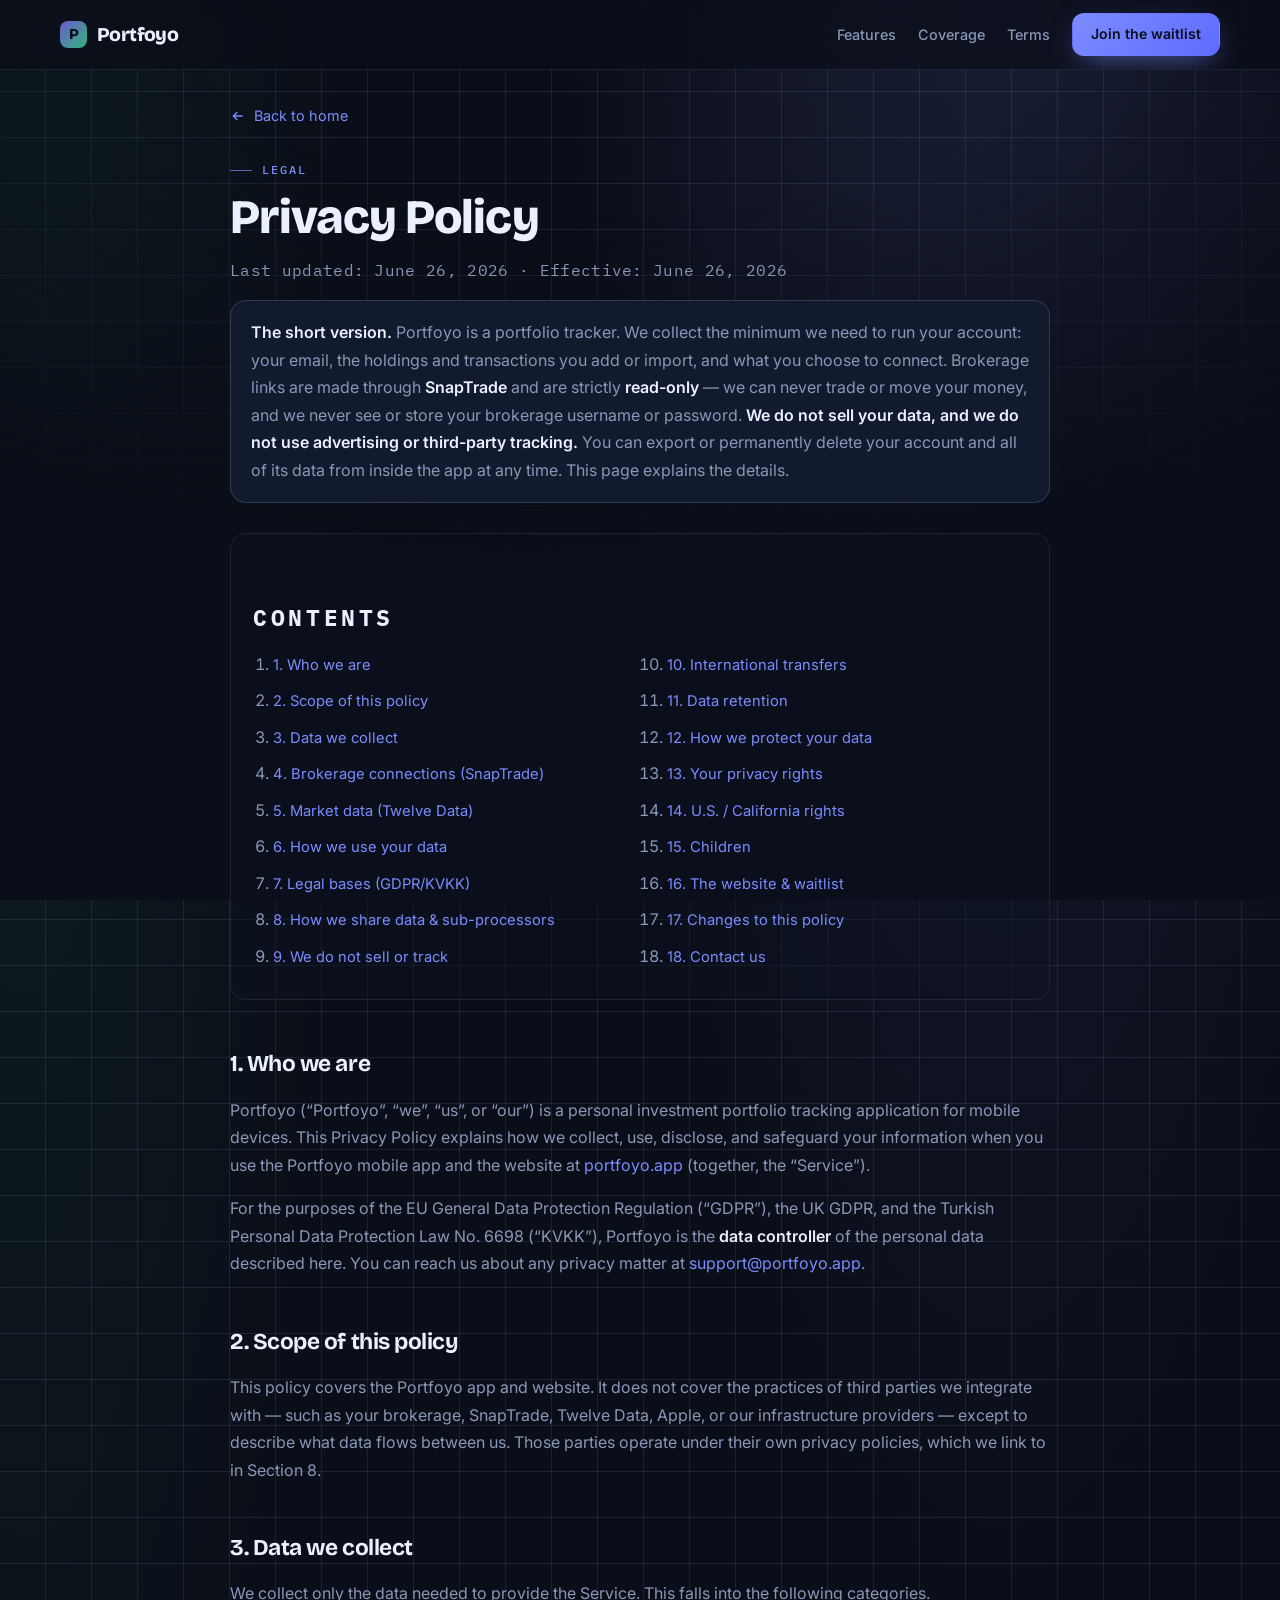
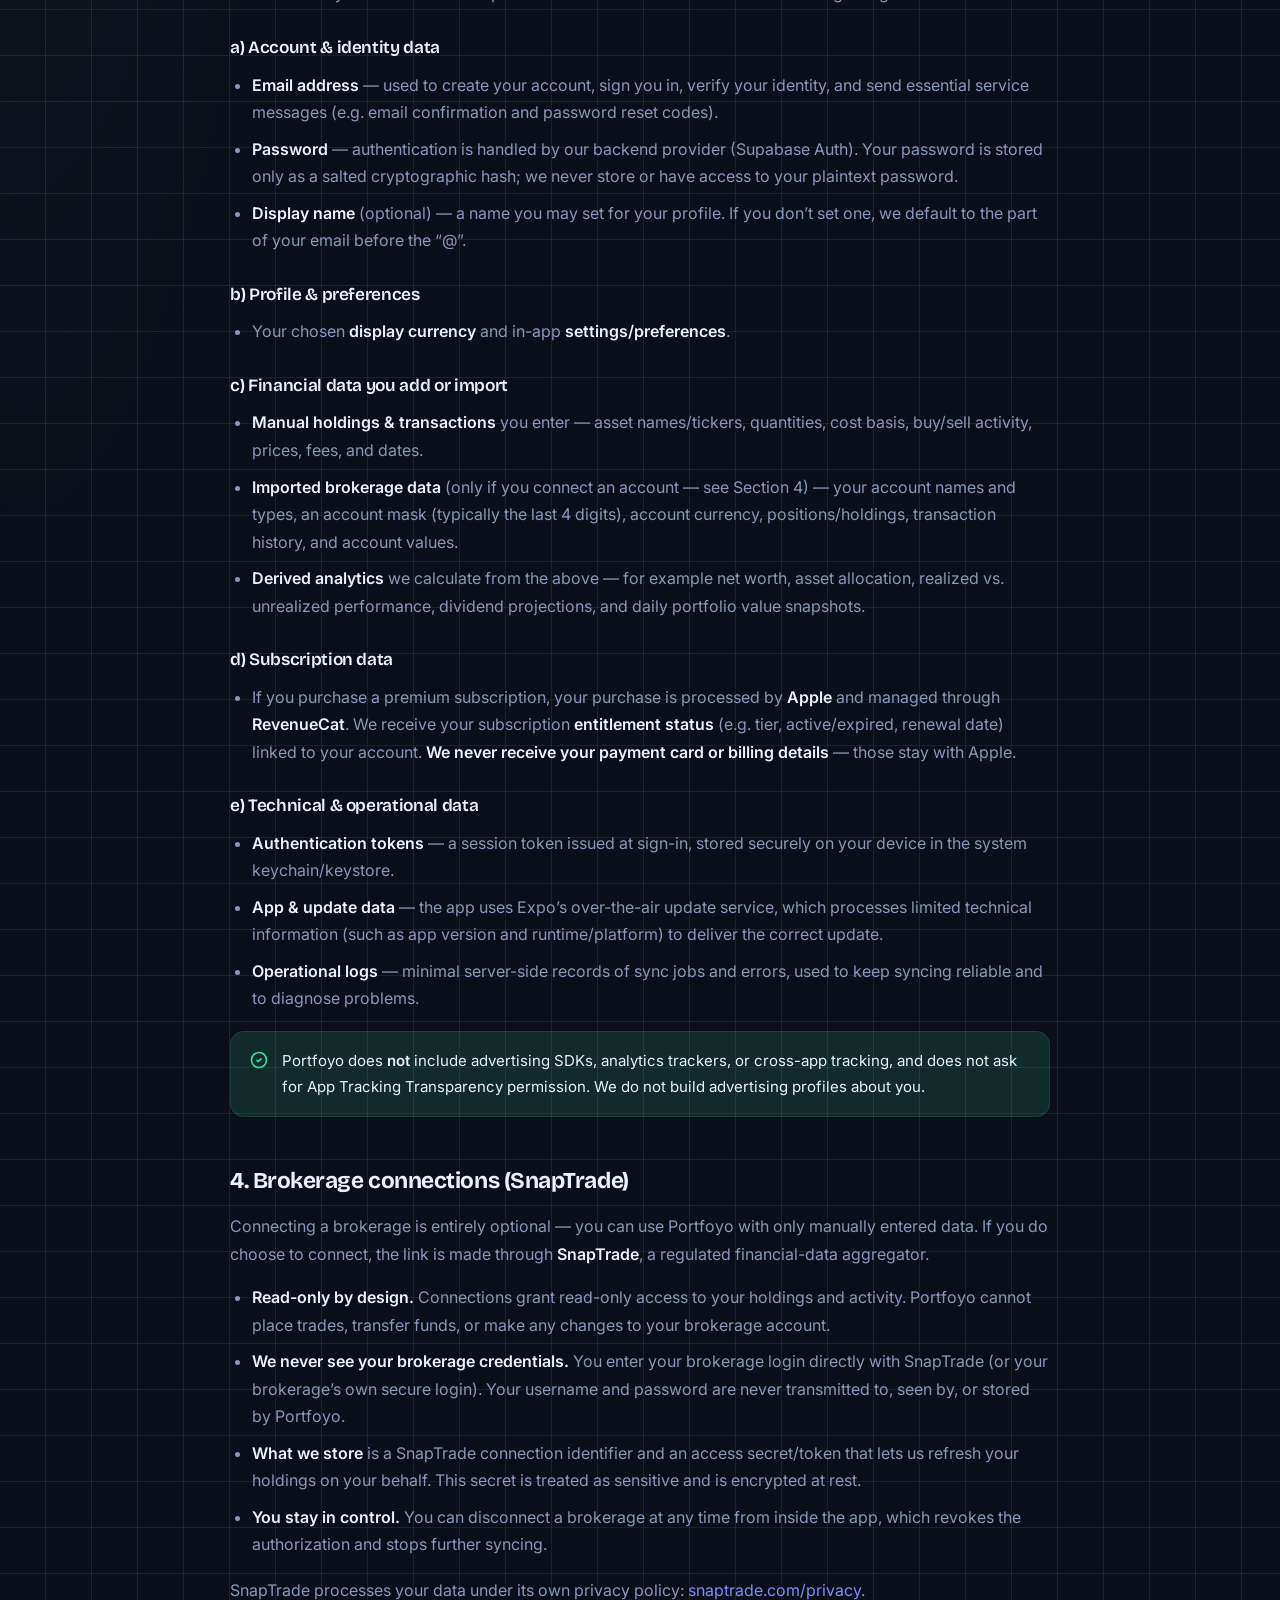
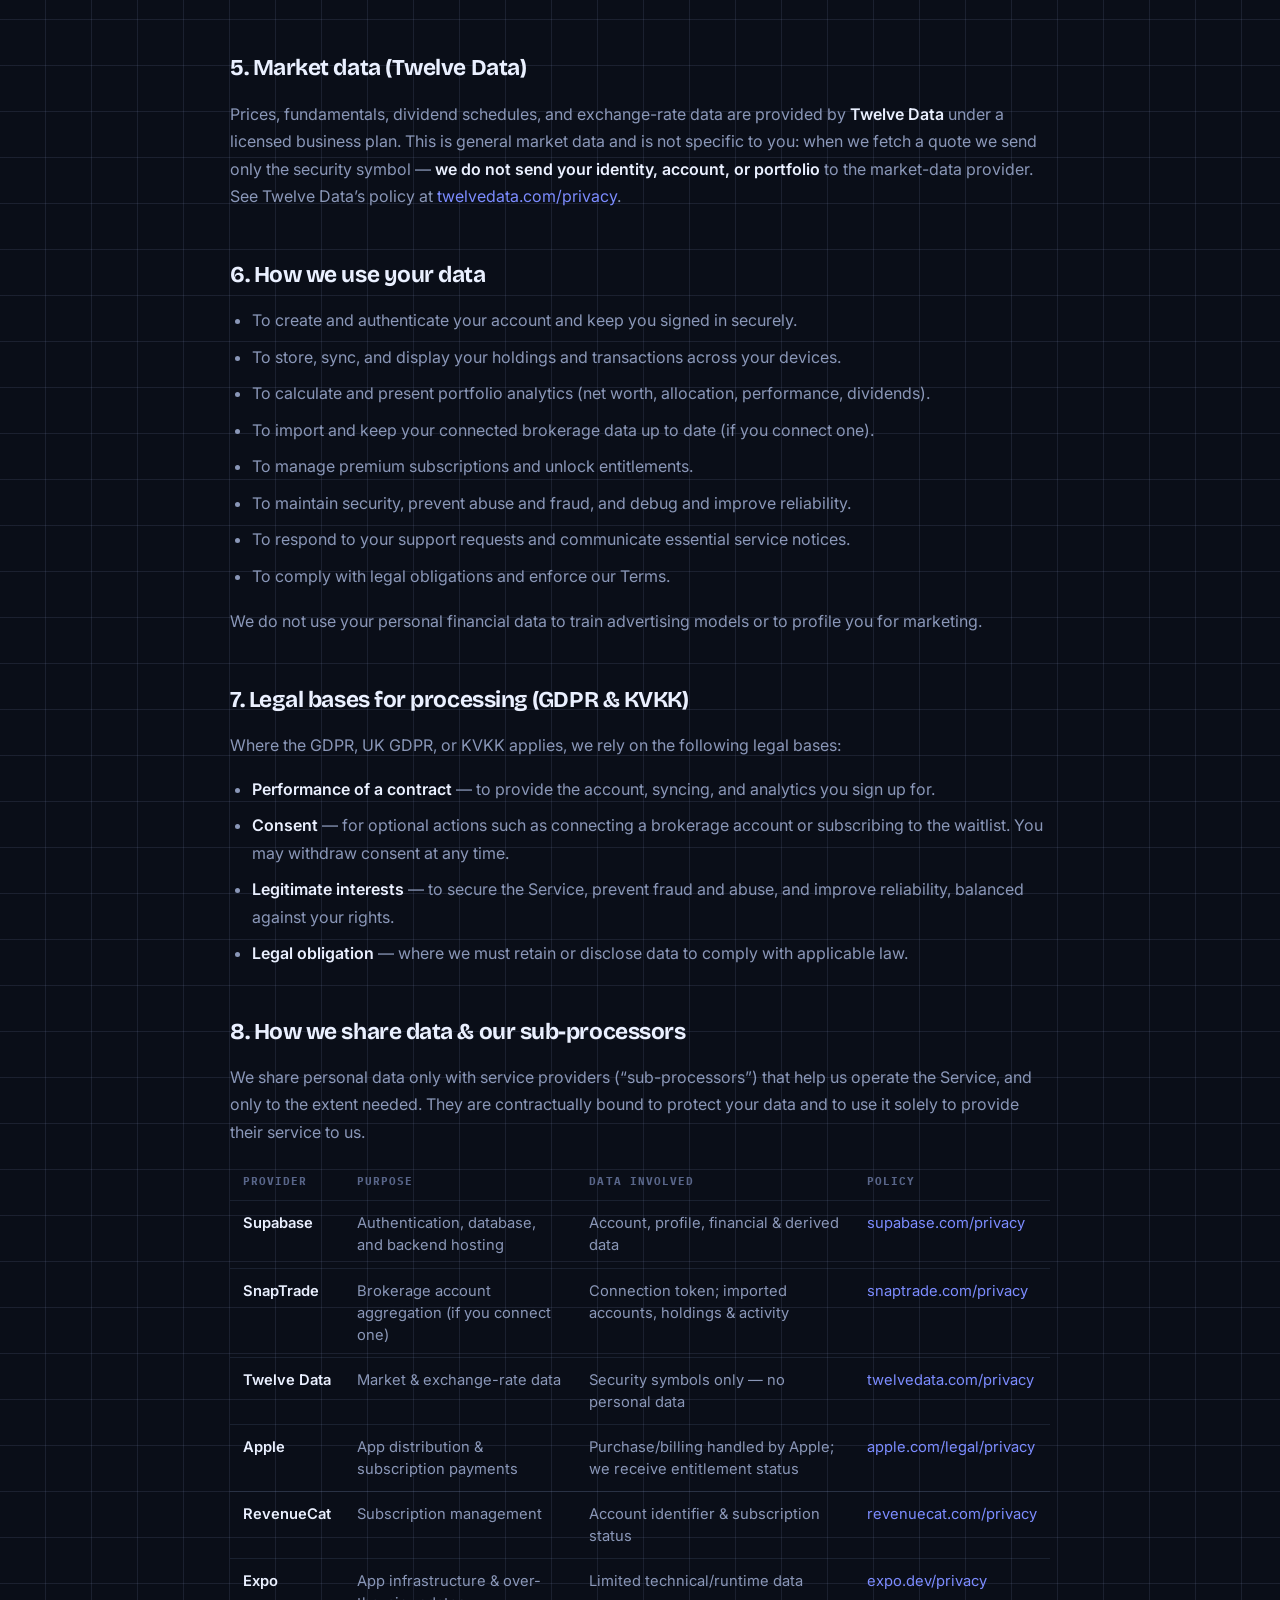
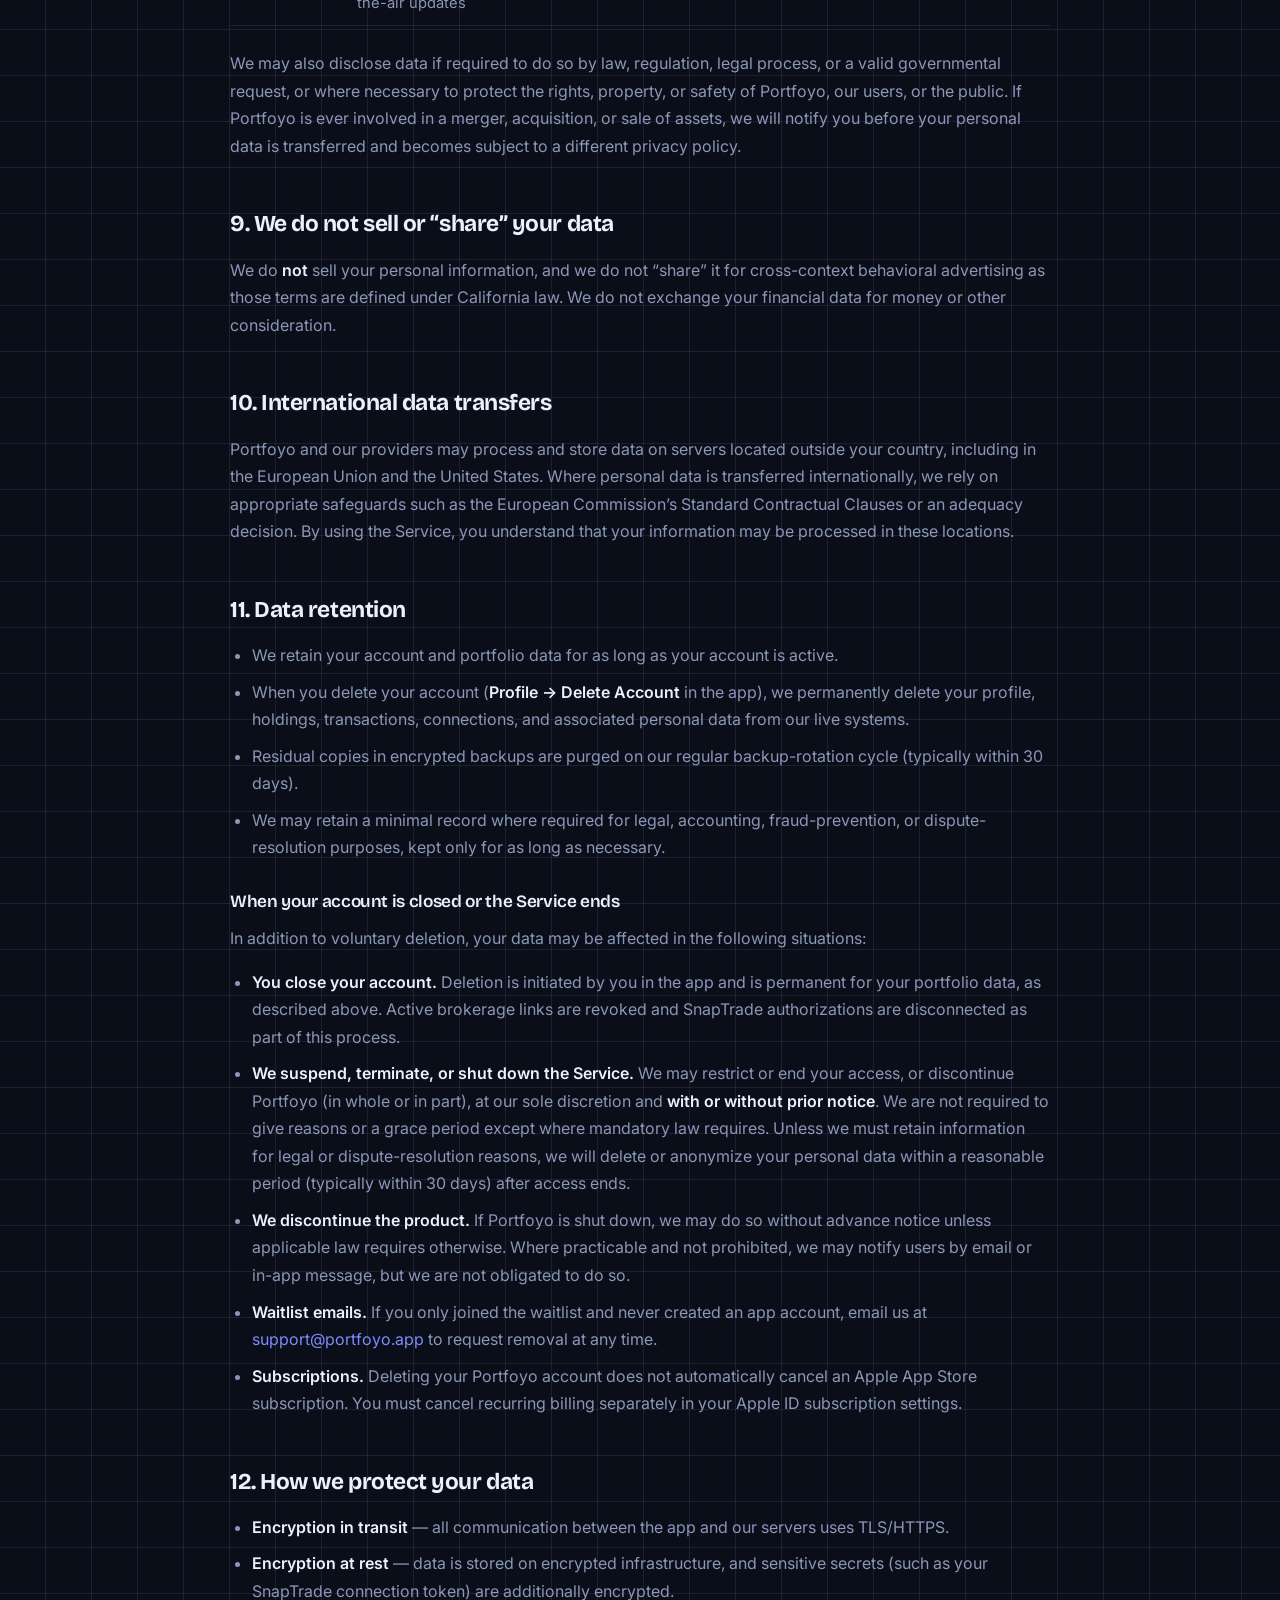
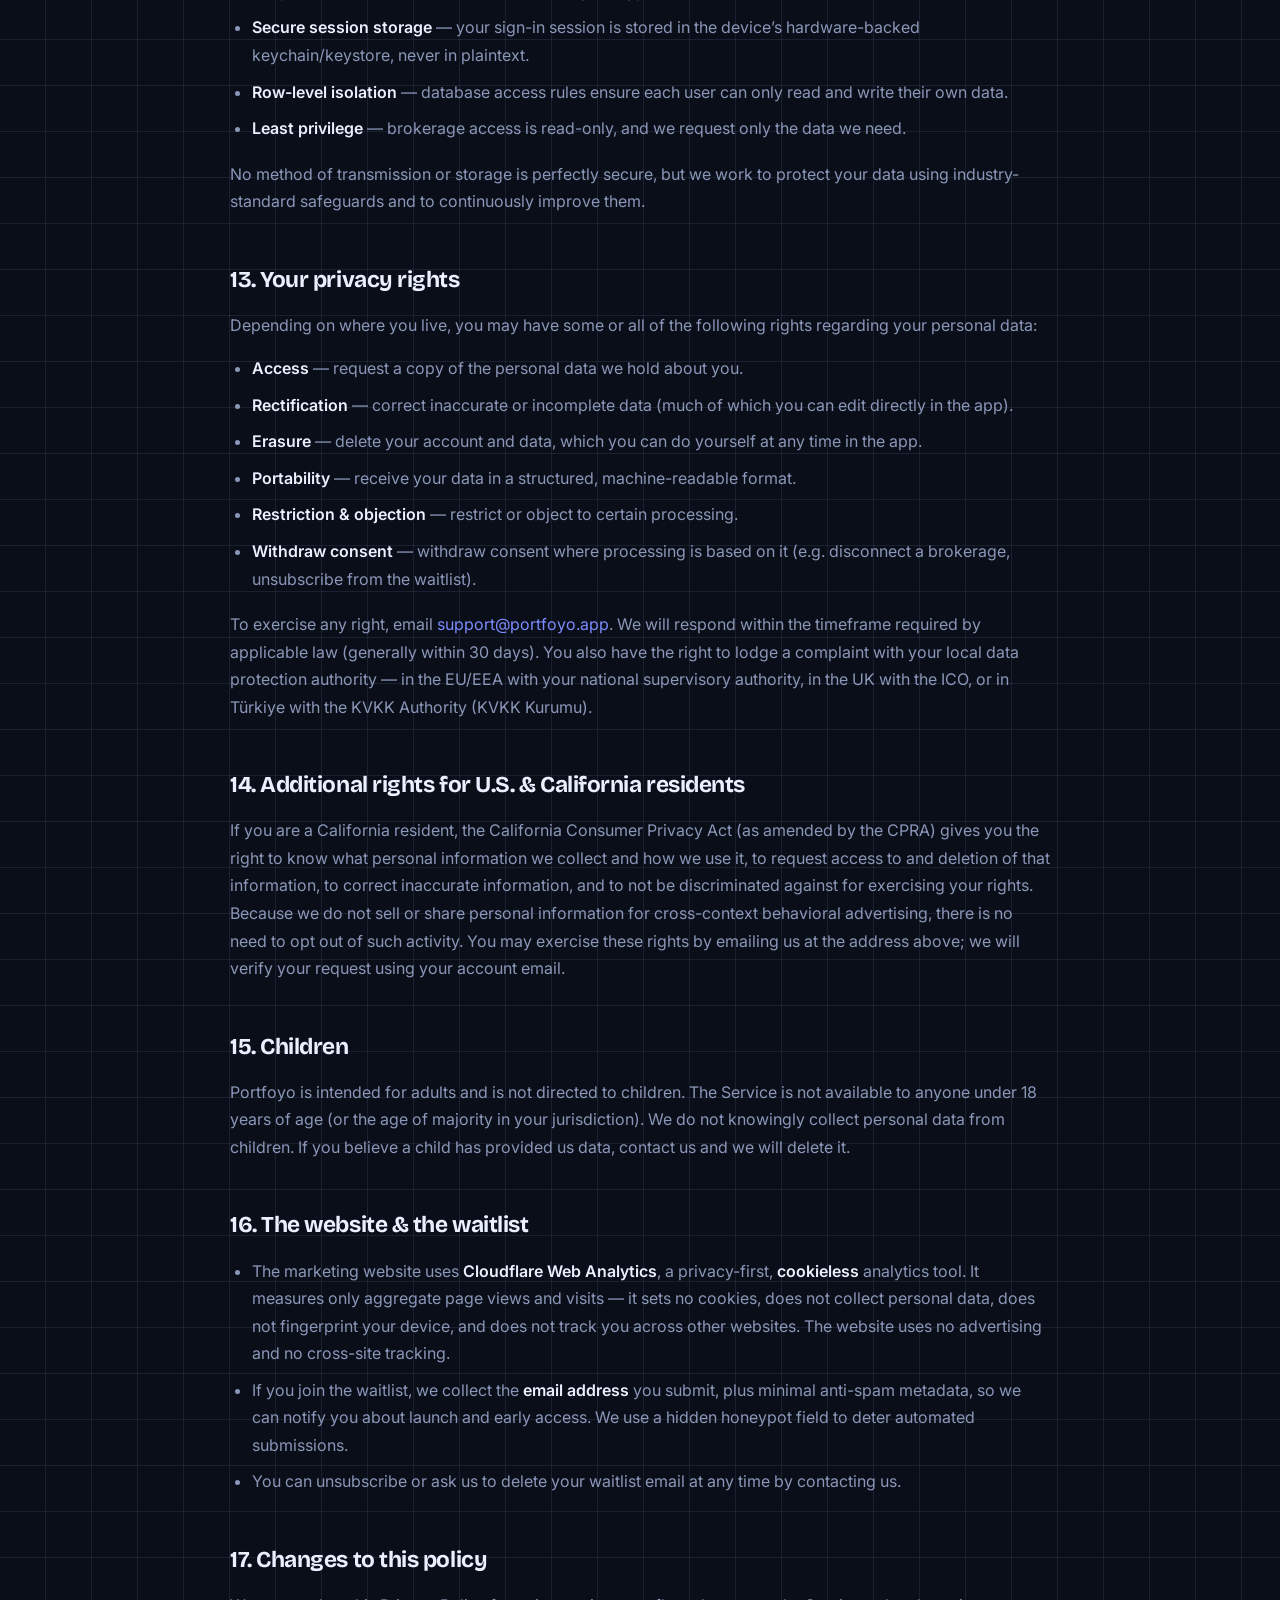
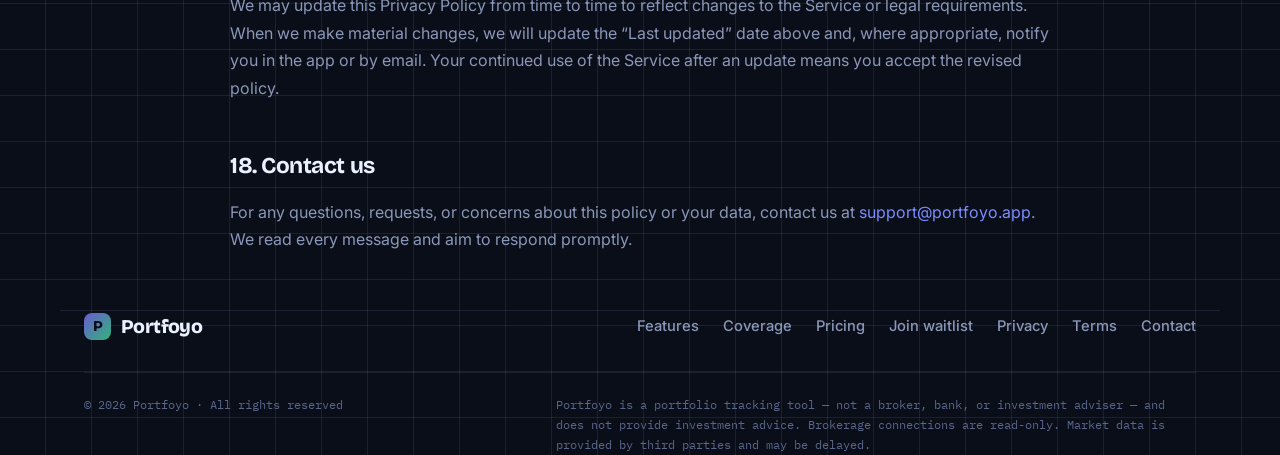
<file: privacy.html>
<!DOCTYPE html>
<html lang="en">
<head>
  <meta charset="UTF-8" />
  <meta name="viewport" content="width=device-width, initial-scale=1.0" />
  <meta name="google-site-verification" content="0kkPWhW17ep4dJtvhkQkJvVhtzqq2UDEGvhXHtgqAc0" />
  <title>Privacy Policy — Portfoyo</title>
  <meta name="description" content="How Portfoyo collects, uses, protects, and shares your data. Read-only brokerage connections via SnapTrade, market data from Twelve Data, and your rights under GDPR, UK GDPR, CCPA/CPRA, and KVKK." />
  <link rel="canonical" href="https://www.portfoyo.app/privacy.html" />
  <meta name="robots" content="index, follow" />
  <meta name="theme-color" content="#0A0E18" />
  <meta name="color-scheme" content="dark" />

  <meta property="og:type" content="website" />
  <meta property="og:site_name" content="Portfoyo" />
  <meta property="og:locale" content="en_US" />
  <meta property="og:title" content="Privacy Policy — Portfoyo" />
  <meta property="og:description" content="How Portfoyo collects, uses, and protects your data. Read-only brokerage connections, no advertising, no third-party tracking." />
  <meta property="og:url" content="https://www.portfoyo.app/privacy.html" />
  <meta property="og:image" content="https://www.portfoyo.app/assets/og.jpg" />
  <meta property="og:image:width" content="1200" />
  <meta property="og:image:height" content="630" />
  <meta property="og:image:alt" content="Portfoyo — all your investments in one private dashboard" />
  <meta name="twitter:card" content="summary_large_image" />
  <meta name="twitter:title" content="Privacy Policy — Portfoyo" />
  <meta name="twitter:image" content="https://www.portfoyo.app/assets/og.jpg" />

  <link rel="icon" href="favicon.ico?v=2" sizes="any" />

  <link rel="icon" type="image/svg+xml" href="assets/icon.svg?v=2" />
  <link rel="icon" type="image/png" href="assets/favicon.png?v=2" />
  <link rel="apple-touch-icon" sizes="180x180" href="assets/icon.png?v=2" />
  <link rel="manifest" href="site.webmanifest" />

  <link rel="preconnect" href="https://fonts.googleapis.com" />
  <link rel="preconnect" href="https://fonts.gstatic.com" crossorigin />
  <link href="https://fonts.googleapis.com/css2?family=Bricolage+Grotesque:opsz,wght@12..96,600;12..96,700;12..96,800&family=IBM+Plex+Mono:wght@400;500;600&family=Inter:wght@400;500;600;700&display=swap" rel="stylesheet" />
  <link rel="stylesheet" href="styles.css" />
</head>
<body>

  <header class="topbar">
    <div class="container bar">
      <a href="index.html" class="wordmark"><span class="mark"><span>P</span></span><span data-brand>Portfoyo</span></a>
      <div class="nav-right">
        <nav class="nav-links" aria-label="Primary">
          <a href="index.html#features">Features</a>
          <a href="coverage.html">Coverage</a>
          <a href="terms.html">Terms</a>
        </nav>
        <a href="index.html#join" class="btn btn-primary nav-cta">Join the waitlist</a>
      </div>
    </div>
  </header>

  <main class="container">
    <article class="legal">
      <a class="legal-back" href="index.html"><svg viewBox="0 0 24 24" fill="none" stroke="currentColor" stroke-width="2"><path d="M19 12H5M11 18l-6-6 6-6"/></svg> Back to home</a>

      <header class="legal-head">
        <span class="kicker">Legal</span>
        <h1>Privacy Policy</h1>
        <p class="legal-meta">Last updated: June 26, 2026 · Effective: June 26, 2026</p>
        <p class="legal-summary">
          <b>The short version.</b> Portfoyo is a portfolio tracker. We collect the minimum we need to run your
          account: your email, the holdings and transactions you add or import, and what you choose to connect.
          Brokerage links are made through <b>SnapTrade</b> and are strictly <b>read-only</b> — we can never trade or
          move your money, and we never see or store your brokerage username or password. <b>We do not sell your
          data, and we do not use advertising or third-party tracking.</b> You can export or permanently delete your
          account and all of its data from inside the app at any time. This page explains the details.
        </p>
      </header>

      <nav class="toc" aria-label="Contents">
        <h2>Contents</h2>
        <ol>
          <li><a href="#who-we-are">1. Who we are</a></li>
          <li><a href="#scope">2. Scope of this policy</a></li>
          <li><a href="#data-we-collect">3. Data we collect</a></li>
          <li><a href="#brokerage">4. Brokerage connections (SnapTrade)</a></li>
          <li><a href="#market-data">5. Market data (Twelve Data)</a></li>
          <li><a href="#how-we-use">6. How we use your data</a></li>
          <li><a href="#legal-bases">7. Legal bases (GDPR/KVKK)</a></li>
          <li><a href="#sharing">8. How we share data &amp; sub-processors</a></li>
          <li><a href="#selling">9. We do not sell or track</a></li>
          <li><a href="#transfers">10. International transfers</a></li>
          <li><a href="#retention">11. Data retention</a></li>
          <li><a href="#security">12. How we protect your data</a></li>
          <li><a href="#rights">13. Your privacy rights</a></li>
          <li><a href="#ccpa">14. U.S. / California rights</a></li>
          <li><a href="#children">15. Children</a></li>
          <li><a href="#website">16. The website &amp; waitlist</a></li>
          <li><a href="#changes">17. Changes to this policy</a></li>
          <li><a href="#contact">18. Contact us</a></li>
        </ol>
      </nav>

      <h2 id="who-we-are">1. Who we are</h2>
      <p>
        Portfoyo (“Portfoyo”, “we”, “us”, or “our”) is a personal investment portfolio tracking application for mobile
        devices. This Privacy Policy explains how we collect, use, disclose, and safeguard your information when you use
        the Portfoyo mobile app and the website at <a href="https://www.portfoyo.app/">portfoyo.app</a> (together, the
        “Service”).
      </p>
      <p>
        For the purposes of the EU General Data Protection Regulation (“GDPR”), the UK GDPR, and the Turkish Personal
        Data Protection Law No. 6698 (“KVKK”), Portfoyo is the <b>data controller</b> of the personal data described
        here. You can reach us about any privacy matter at
        <a href="mailto:support@portfoyo.app">support@portfoyo.app</a>.
      </p>

      <h2 id="scope">2. Scope of this policy</h2>
      <p>
        This policy covers the Portfoyo app and website. It does not cover the practices of third parties we integrate
        with — such as your brokerage, SnapTrade, Twelve Data, Apple, or our infrastructure providers — except to
        describe what data flows between us. Those parties operate under their own privacy policies, which we link to
        in Section 8.
      </p>

      <h2 id="data-we-collect">3. Data we collect</h2>
      <p>We collect only the data needed to provide the Service. This falls into the following categories.</p>

      <h3>a) Account &amp; identity data</h3>
      <ul>
        <li><b>Email address</b> — used to create your account, sign you in, verify your identity, and send essential service messages (e.g. email confirmation and password reset codes).</li>
        <li><b>Password</b> — authentication is handled by our backend provider (Supabase Auth). Your password is stored only as a salted cryptographic hash; we never store or have access to your plaintext password.</li>
        <li><b>Display name</b> (optional) — a name you may set for your profile. If you don’t set one, we default to the part of your email before the “@”.</li>
      </ul>

      <h3>b) Profile &amp; preferences</h3>
      <ul>
        <li>Your chosen <b>display currency</b> and in-app <b>settings/preferences</b>.</li>
      </ul>

      <h3>c) Financial data you add or import</h3>
      <ul>
        <li><b>Manual holdings &amp; transactions</b> you enter — asset names/tickers, quantities, cost basis, buy/sell activity, prices, fees, and dates.</li>
        <li><b>Imported brokerage data</b> (only if you connect an account — see Section 4) — your account names and types, an account mask (typically the last 4 digits), account currency, positions/holdings, transaction history, and account values.</li>
        <li><b>Derived analytics</b> we calculate from the above — for example net worth, asset allocation, realized vs. unrealized performance, dividend projections, and daily portfolio value snapshots.</li>
      </ul>

      <h3>d) Subscription data</h3>
      <ul>
        <li>If you purchase a premium subscription, your purchase is processed by <b>Apple</b> and managed through <b>RevenueCat</b>. We receive your subscription <b>entitlement status</b> (e.g. tier, active/expired, renewal date) linked to your account. <b>We never receive your payment card or billing details</b> — those stay with Apple.</li>
      </ul>

      <h3>e) Technical &amp; operational data</h3>
      <ul>
        <li><b>Authentication tokens</b> — a session token issued at sign-in, stored securely on your device in the system keychain/keystore.</li>
        <li><b>App &amp; update data</b> — the app uses Expo’s over-the-air update service, which processes limited technical information (such as app version and runtime/platform) to deliver the correct update.</li>
        <li><b>Operational logs</b> — minimal server-side records of sync jobs and errors, used to keep syncing reliable and to diagnose problems.</li>
      </ul>
      <div class="legal-note">
        <svg viewBox="0 0 24 24" fill="none" stroke="currentColor" stroke-width="2"><path d="M9 12l2 2 4-4"/><circle cx="12" cy="12" r="9"/></svg>
        <p>Portfoyo does <b>not</b> include advertising SDKs, analytics trackers, or cross-app tracking, and does not ask for App Tracking Transparency permission. We do not build advertising profiles about you.</p>
      </div>

      <h2 id="brokerage">4. Brokerage connections (SnapTrade)</h2>
      <p>
        Connecting a brokerage is entirely optional — you can use Portfoyo with only manually entered data. If you do
        choose to connect, the link is made through <b>SnapTrade</b>, a regulated financial-data aggregator.
      </p>
      <ul>
        <li><b>Read-only by design.</b> Connections grant read-only access to your holdings and activity. Portfoyo cannot place trades, transfer funds, or make any changes to your brokerage account.</li>
        <li><b>We never see your brokerage credentials.</b> You enter your brokerage login directly with SnapTrade (or your brokerage’s own secure login). Your username and password are never transmitted to, seen by, or stored by Portfoyo.</li>
        <li><b>What we store</b> is a SnapTrade connection identifier and an access secret/token that lets us refresh your holdings on your behalf. This secret is treated as sensitive and is encrypted at rest.</li>
        <li><b>You stay in control.</b> You can disconnect a brokerage at any time from inside the app, which revokes the authorization and stops further syncing.</li>
      </ul>
      <p>
        SnapTrade processes your data under its own privacy policy:
        <a href="https://snaptrade.com/privacy" rel="noopener" target="_blank">snaptrade.com/privacy</a>.
      </p>

      <h2 id="market-data">5. Market data (Twelve Data)</h2>
      <p>
        Prices, fundamentals, dividend schedules, and exchange-rate data are provided by <b>Twelve Data</b> under a
        licensed business plan. This is general market data and is not specific to you: when we fetch a quote we send
        only the security symbol — <b>we do not send your identity, account, or portfolio</b> to the market-data
        provider. See Twelve Data’s policy at
        <a href="https://twelvedata.com/privacy" rel="noopener" target="_blank">twelvedata.com/privacy</a>.
      </p>

      <h2 id="how-we-use">6. How we use your data</h2>
      <ul>
        <li>To create and authenticate your account and keep you signed in securely.</li>
        <li>To store, sync, and display your holdings and transactions across your devices.</li>
        <li>To calculate and present portfolio analytics (net worth, allocation, performance, dividends).</li>
        <li>To import and keep your connected brokerage data up to date (if you connect one).</li>
        <li>To manage premium subscriptions and unlock entitlements.</li>
        <li>To maintain security, prevent abuse and fraud, and debug and improve reliability.</li>
        <li>To respond to your support requests and communicate essential service notices.</li>
        <li>To comply with legal obligations and enforce our Terms.</li>
      </ul>
      <p>We do not use your personal financial data to train advertising models or to profile you for marketing.</p>

      <h2 id="legal-bases">7. Legal bases for processing (GDPR &amp; KVKK)</h2>
      <p>Where the GDPR, UK GDPR, or KVKK applies, we rely on the following legal bases:</p>
      <ul>
        <li><b>Performance of a contract</b> — to provide the account, syncing, and analytics you sign up for.</li>
        <li><b>Consent</b> — for optional actions such as connecting a brokerage account or subscribing to the waitlist. You may withdraw consent at any time.</li>
        <li><b>Legitimate interests</b> — to secure the Service, prevent fraud and abuse, and improve reliability, balanced against your rights.</li>
        <li><b>Legal obligation</b> — where we must retain or disclose data to comply with applicable law.</li>
      </ul>

      <h2 id="sharing">8. How we share data &amp; our sub-processors</h2>
      <p>
        We share personal data only with service providers (“sub-processors”) that help us operate the Service, and
        only to the extent needed. They are contractually bound to protect your data and to use it solely to provide
        their service to us.
      </p>
      <table>
        <thead>
          <tr><th>Provider</th><th>Purpose</th><th>Data involved</th><th>Policy</th></tr>
        </thead>
        <tbody>
          <tr><td><b>Supabase</b></td><td>Authentication, database, and backend hosting</td><td>Account, profile, financial &amp; derived data</td><td><a href="https://supabase.com/privacy" rel="noopener" target="_blank">supabase.com/privacy</a></td></tr>
          <tr><td><b>SnapTrade</b></td><td>Brokerage account aggregation (if you connect one)</td><td>Connection token; imported accounts, holdings &amp; activity</td><td><a href="https://snaptrade.com/privacy" rel="noopener" target="_blank">snaptrade.com/privacy</a></td></tr>
          <tr><td><b>Twelve Data</b></td><td>Market &amp; exchange-rate data</td><td>Security symbols only — no personal data</td><td><a href="https://twelvedata.com/privacy" rel="noopener" target="_blank">twelvedata.com/privacy</a></td></tr>
          <tr><td><b>Apple</b></td><td>App distribution &amp; subscription payments</td><td>Purchase/billing handled by Apple; we receive entitlement status</td><td><a href="https://www.apple.com/legal/privacy/" rel="noopener" target="_blank">apple.com/legal/privacy</a></td></tr>
          <tr><td><b>RevenueCat</b></td><td>Subscription management</td><td>Account identifier &amp; subscription status</td><td><a href="https://www.revenuecat.com/privacy" rel="noopener" target="_blank">revenuecat.com/privacy</a></td></tr>
          <tr><td><b>Expo</b></td><td>App infrastructure &amp; over-the-air updates</td><td>Limited technical/runtime data</td><td><a href="https://expo.dev/privacy" rel="noopener" target="_blank">expo.dev/privacy</a></td></tr>
        </tbody>
      </table>
      <p>
        We may also disclose data if required to do so by law, regulation, legal process, or a valid governmental
        request, or where necessary to protect the rights, property, or safety of Portfoyo, our users, or the public.
        If Portfoyo is ever involved in a merger, acquisition, or sale of assets, we will notify you before your
        personal data is transferred and becomes subject to a different privacy policy.
      </p>

      <h2 id="selling">9. We do not sell or “share” your data</h2>
      <p>
        We do <b>not</b> sell your personal information, and we do not “share” it for cross-context behavioral
        advertising as those terms are defined under California law. We do not exchange your financial data for money
        or other consideration.
      </p>

      <h2 id="transfers">10. International data transfers</h2>
      <p>
        Portfoyo and our providers may process and store data on servers located outside your country, including in the
        European Union and the United States. Where personal data is transferred internationally, we rely on
        appropriate safeguards such as the European Commission’s Standard Contractual Clauses or an adequacy decision.
        By using the Service, you understand that your information may be processed in these locations.
      </p>

      <h2 id="retention">11. Data retention</h2>
      <ul>
        <li>We retain your account and portfolio data for as long as your account is active.</li>
        <li>When you delete your account (<b>Profile → Delete Account</b> in the app), we permanently delete your profile, holdings, transactions, connections, and associated personal data from our live systems.</li>
        <li>Residual copies in encrypted backups are purged on our regular backup-rotation cycle (typically within 30 days).</li>
        <li>We may retain a minimal record where required for legal, accounting, fraud-prevention, or dispute-resolution purposes, kept only for as long as necessary.</li>
      </ul>

      <h3>When your account is closed or the Service ends</h3>
      <p>In addition to voluntary deletion, your data may be affected in the following situations:</p>
      <ul>
        <li><b>You close your account.</b> Deletion is initiated by you in the app and is permanent for your portfolio data, as described above. Active brokerage links are revoked and SnapTrade authorizations are disconnected as part of this process.</li>
        <li><b>We suspend, terminate, or shut down the Service.</b> We may restrict or end your access, or discontinue Portfoyo (in whole or in part), at our sole discretion and <b>with or without prior notice</b>. We are not required to give reasons or a grace period except where mandatory law requires. Unless we must retain information for legal or dispute-resolution reasons, we will delete or anonymize your personal data within a reasonable period (typically within 30 days) after access ends.</li>
        <li><b>We discontinue the product.</b> If Portfoyo is shut down, we may do so without advance notice unless applicable law requires otherwise. Where practicable and not prohibited, we may notify users by email or in-app message, but we are not obligated to do so.</li>
        <li><b>Waitlist emails.</b> If you only joined the waitlist and never created an app account, email us at <a href="mailto:support@portfoyo.app">support@portfoyo.app</a> to request removal at any time.</li>
        <li><b>Subscriptions.</b> Deleting your Portfoyo account does not automatically cancel an Apple App Store subscription. You must cancel recurring billing separately in your Apple ID subscription settings.</li>
      </ul>

      <h2 id="security">12. How we protect your data</h2>
      <ul>
        <li><b>Encryption in transit</b> — all communication between the app and our servers uses TLS/HTTPS.</li>
        <li><b>Encryption at rest</b> — data is stored on encrypted infrastructure, and sensitive secrets (such as your SnapTrade connection token) are additionally encrypted.</li>
        <li><b>Secure session storage</b> — your sign-in session is stored in the device’s hardware-backed keychain/keystore, never in plaintext.</li>
        <li><b>Row-level isolation</b> — database access rules ensure each user can only read and write their own data.</li>
        <li><b>Least privilege</b> — brokerage access is read-only, and we request only the data we need.</li>
      </ul>
      <p>
        No method of transmission or storage is perfectly secure, but we work to protect your data using
        industry-standard safeguards and to continuously improve them.
      </p>

      <h2 id="rights">13. Your privacy rights</h2>
      <p>
        Depending on where you live, you may have some or all of the following rights regarding your personal data:
      </p>
      <ul>
        <li><b>Access</b> — request a copy of the personal data we hold about you.</li>
        <li><b>Rectification</b> — correct inaccurate or incomplete data (much of which you can edit directly in the app).</li>
        <li><b>Erasure</b> — delete your account and data, which you can do yourself at any time in the app.</li>
        <li><b>Portability</b> — receive your data in a structured, machine-readable format.</li>
        <li><b>Restriction &amp; objection</b> — restrict or object to certain processing.</li>
        <li><b>Withdraw consent</b> — withdraw consent where processing is based on it (e.g. disconnect a brokerage, unsubscribe from the waitlist).</li>
      </ul>
      <p>
        To exercise any right, email <a href="mailto:support@portfoyo.app">support@portfoyo.app</a>. We will
        respond within the timeframe required by applicable law (generally within 30 days). You also have the right to
        lodge a complaint with your local data protection authority — in the EU/EEA with your national supervisory
        authority, in the UK with the ICO, or in Türkiye with the KVKK Authority (KVKK Kurumu).
      </p>

      <h2 id="ccpa">14. Additional rights for U.S. &amp; California residents</h2>
      <p>
        If you are a California resident, the California Consumer Privacy Act (as amended by the CPRA) gives you the
        right to know what personal information we collect and how we use it, to request access to and deletion of that
        information, to correct inaccurate information, and to not be discriminated against for exercising your rights.
        Because we do not sell or share personal information for cross-context behavioral advertising, there is no need
        to opt out of such activity. You may exercise these rights by emailing us at the address above; we will verify
        your request using your account email.
      </p>

      <h2 id="children">15. Children</h2>
      <p>
        Portfoyo is intended for adults and is not directed to children. The Service is not available to anyone under
        18 years of age (or the age of majority in your jurisdiction). We do not knowingly collect personal data from
        children. If you believe a child has provided us data, contact us and we will delete it.
      </p>

      <h2 id="website">16. The website &amp; the waitlist</h2>
      <ul>
        <li>The marketing website uses <b>Cloudflare Web Analytics</b>, a privacy-first, <b>cookieless</b> analytics tool. It measures only aggregate page views and visits — it sets no cookies, does not collect personal data, does not fingerprint your device, and does not track you across other websites. The website uses no advertising and no cross-site tracking.</li>
        <li>If you join the waitlist, we collect the <b>email address</b> you submit, plus minimal anti-spam metadata, so we can notify you about launch and early access. We use a hidden honeypot field to deter automated submissions.</li>
        <li>You can unsubscribe or ask us to delete your waitlist email at any time by contacting us.</li>
      </ul>

      <h2 id="changes">17. Changes to this policy</h2>
      <p>
        We may update this Privacy Policy from time to time to reflect changes to the Service or legal requirements.
        When we make material changes, we will update the “Last updated” date above and, where appropriate, notify you
        in the app or by email. Your continued use of the Service after an update means you accept the revised policy.
      </p>

      <h2 id="contact">18. Contact us</h2>
      <p>
        For any questions, requests, or concerns about this policy or your data, contact us at
        <a href="mailto:support@portfoyo.app">support@portfoyo.app</a>. We read every message and aim to
        respond promptly.
      </p>
    </article>
  </main>

  <footer class="container">
    <div class="footer-grid">
      <a href="index.html" class="wordmark"><span class="mark"><span>P</span></span><span data-brand>Portfoyo</span></a>
      <nav class="footer-links" aria-label="Footer">
        <a href="index.html#features">Features</a>
        <a href="coverage.html">Coverage</a>
        <a href="index.html#pricing">Pricing</a>
        <a href="index.html#join">Join waitlist</a>
        <a href="privacy.html">Privacy</a>
        <a href="terms.html">Terms</a>
        <a href="mailto:support@portfoyo.app">Contact</a>
      </nav>
    </div>
    <div class="footer-bottom">
      <span>© <span id="year">2026</span> <span data-brand>Portfoyo</span> · All rights reserved</span>
      <span class="disclaimer">Portfoyo is a portfolio tracking tool — not a broker, bank, or investment adviser — and does not provide investment advice. Brokerage connections are read-only. Market data is provided by third parties and may be delayed.</span>
    </div>
  </footer>

  <script>document.getElementById("year").textContent = new Date().getFullYear();</script>

  <!-- Cloudflare Web Analytics --><script defer src="https://static.cloudflareinsights.com/beacon.min.js" data-cf-beacon='{"token": "9b5ac4a0bb744fbc82fa827f2757eac6"}'></script><!-- End Cloudflare Web Analytics -->
</body>
</html>
</file>
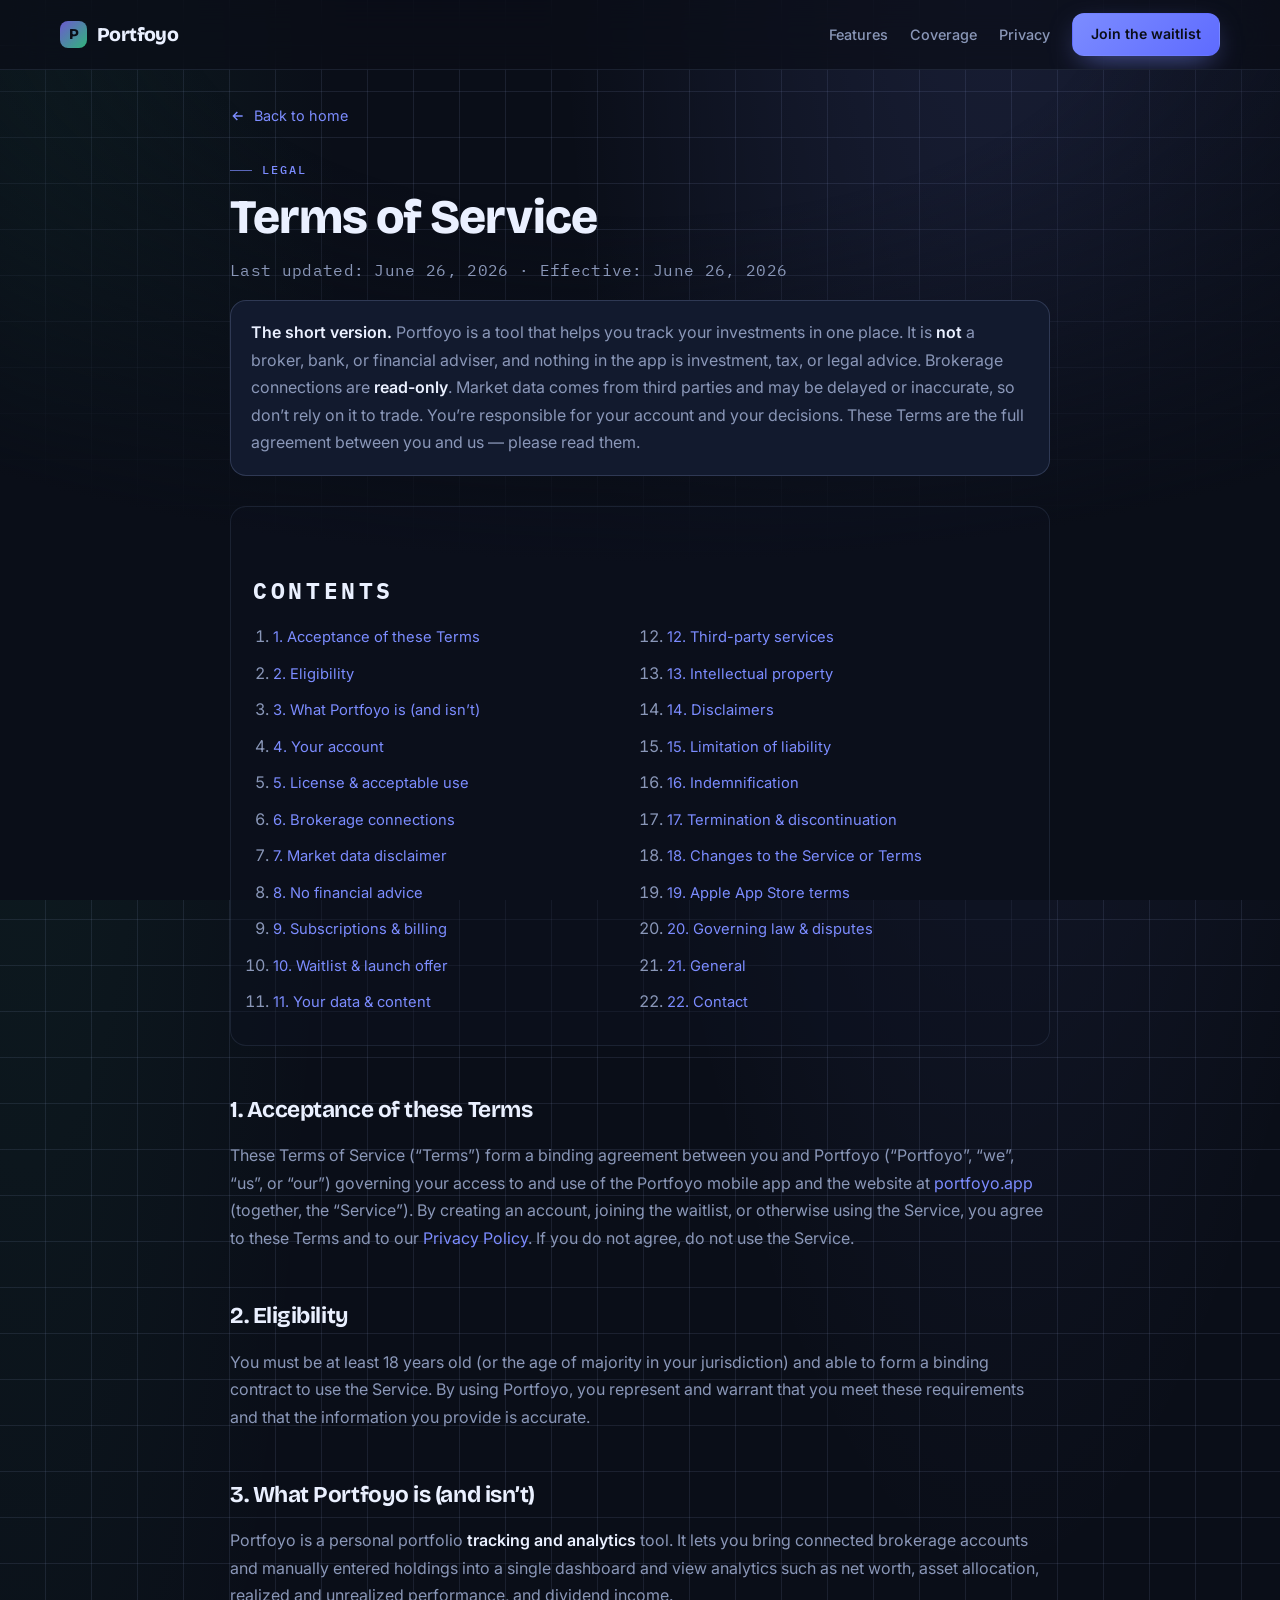
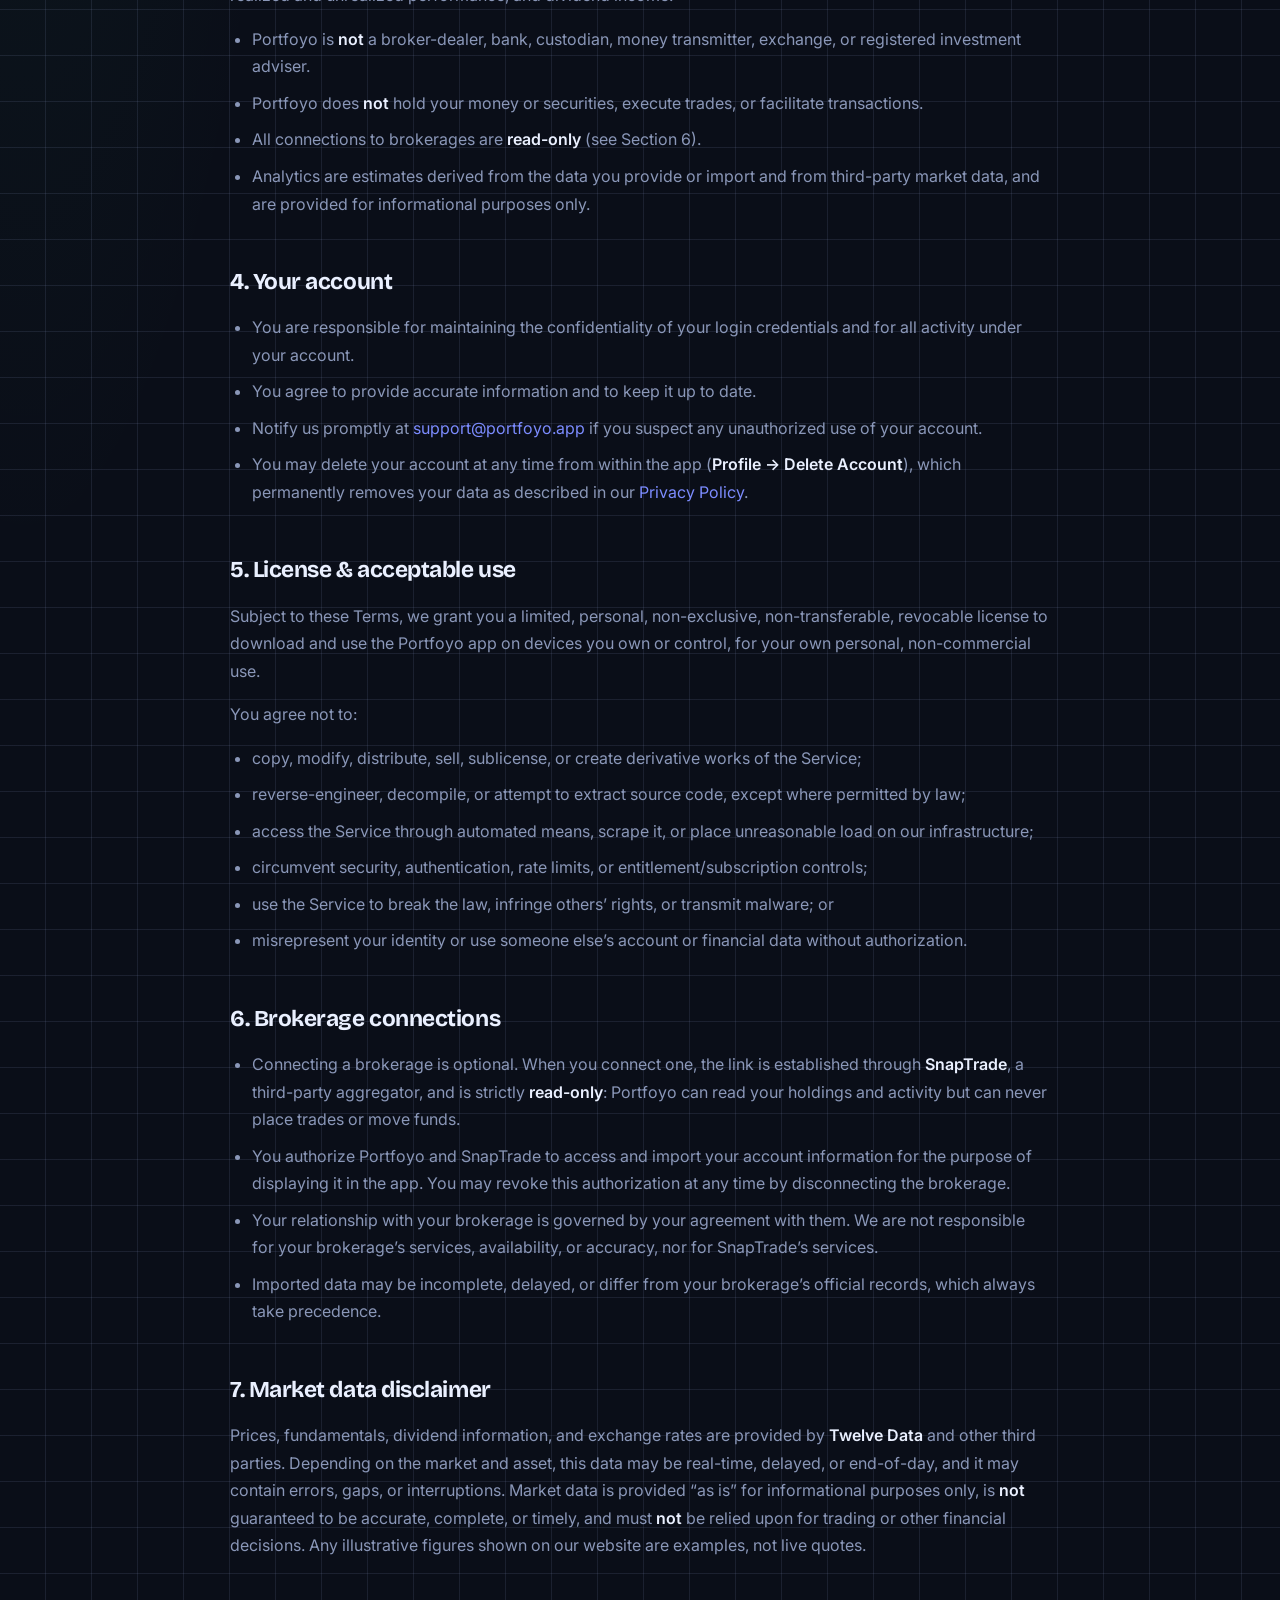
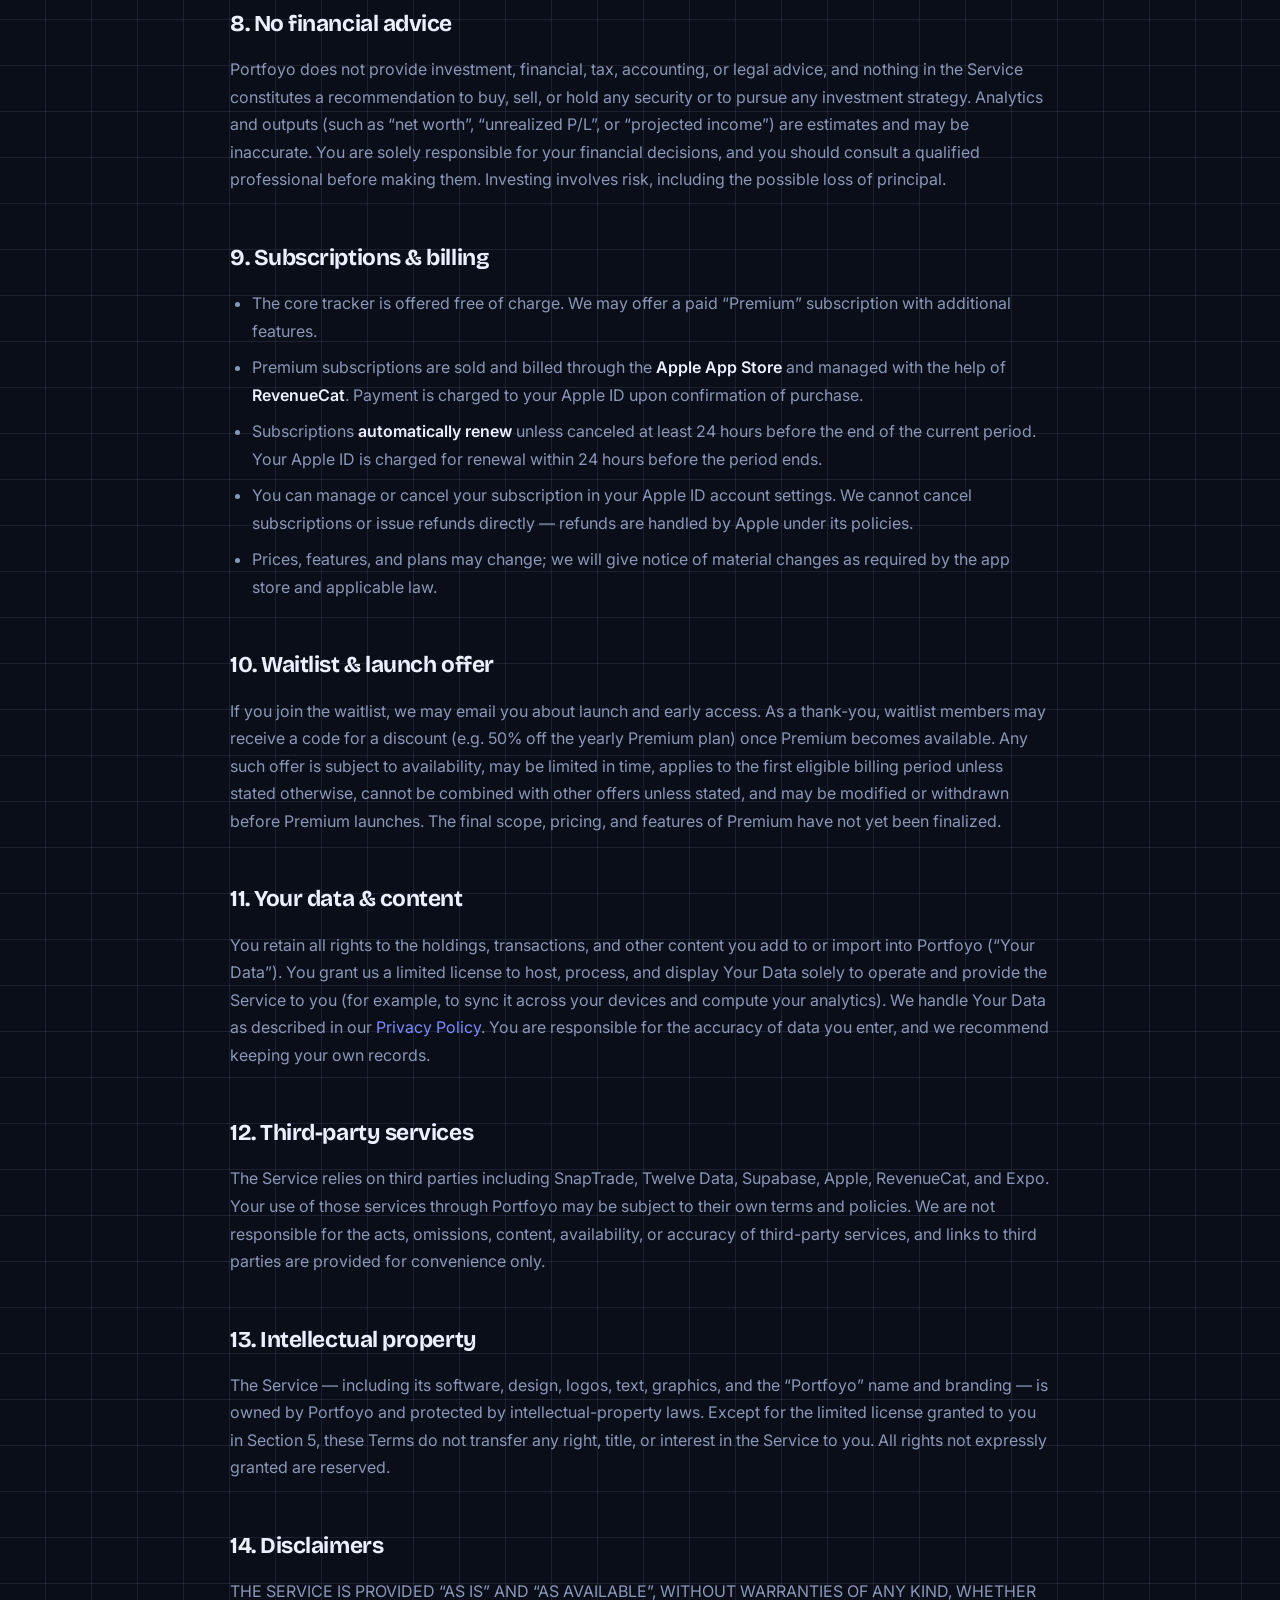
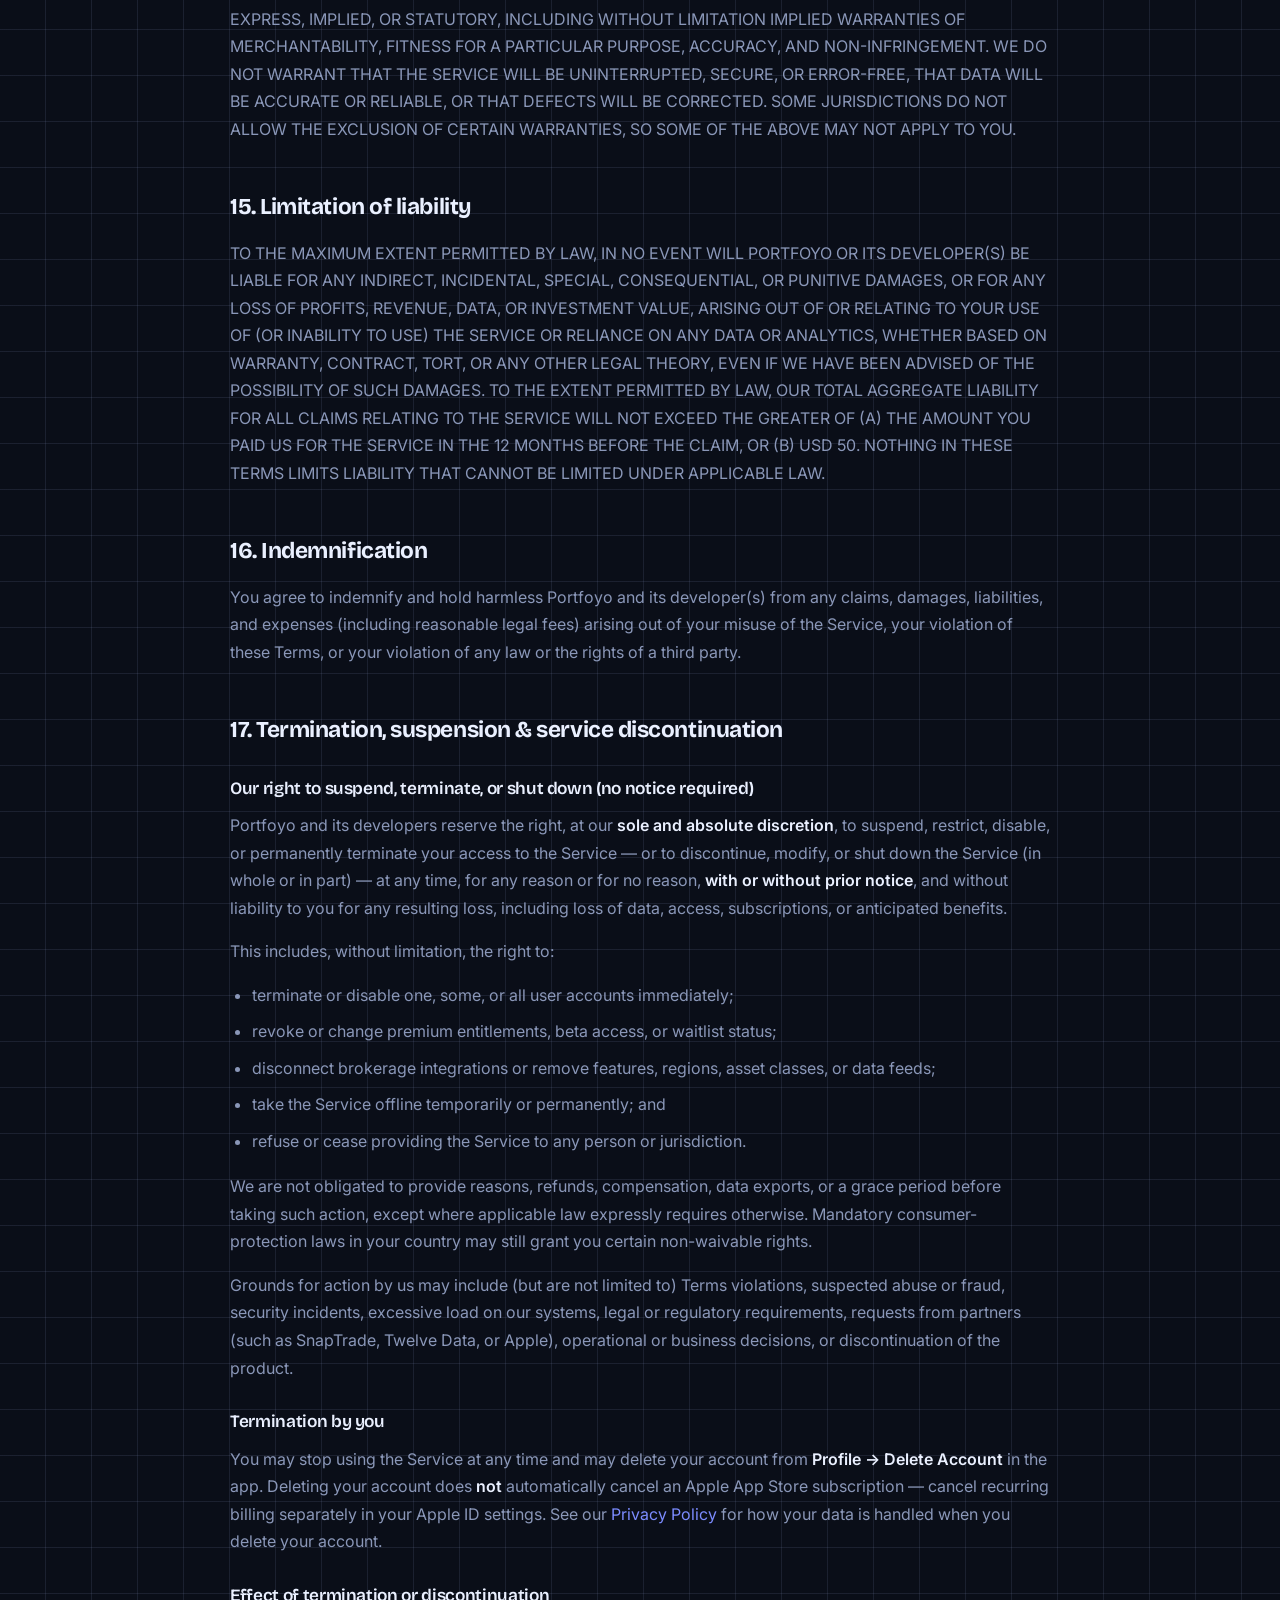
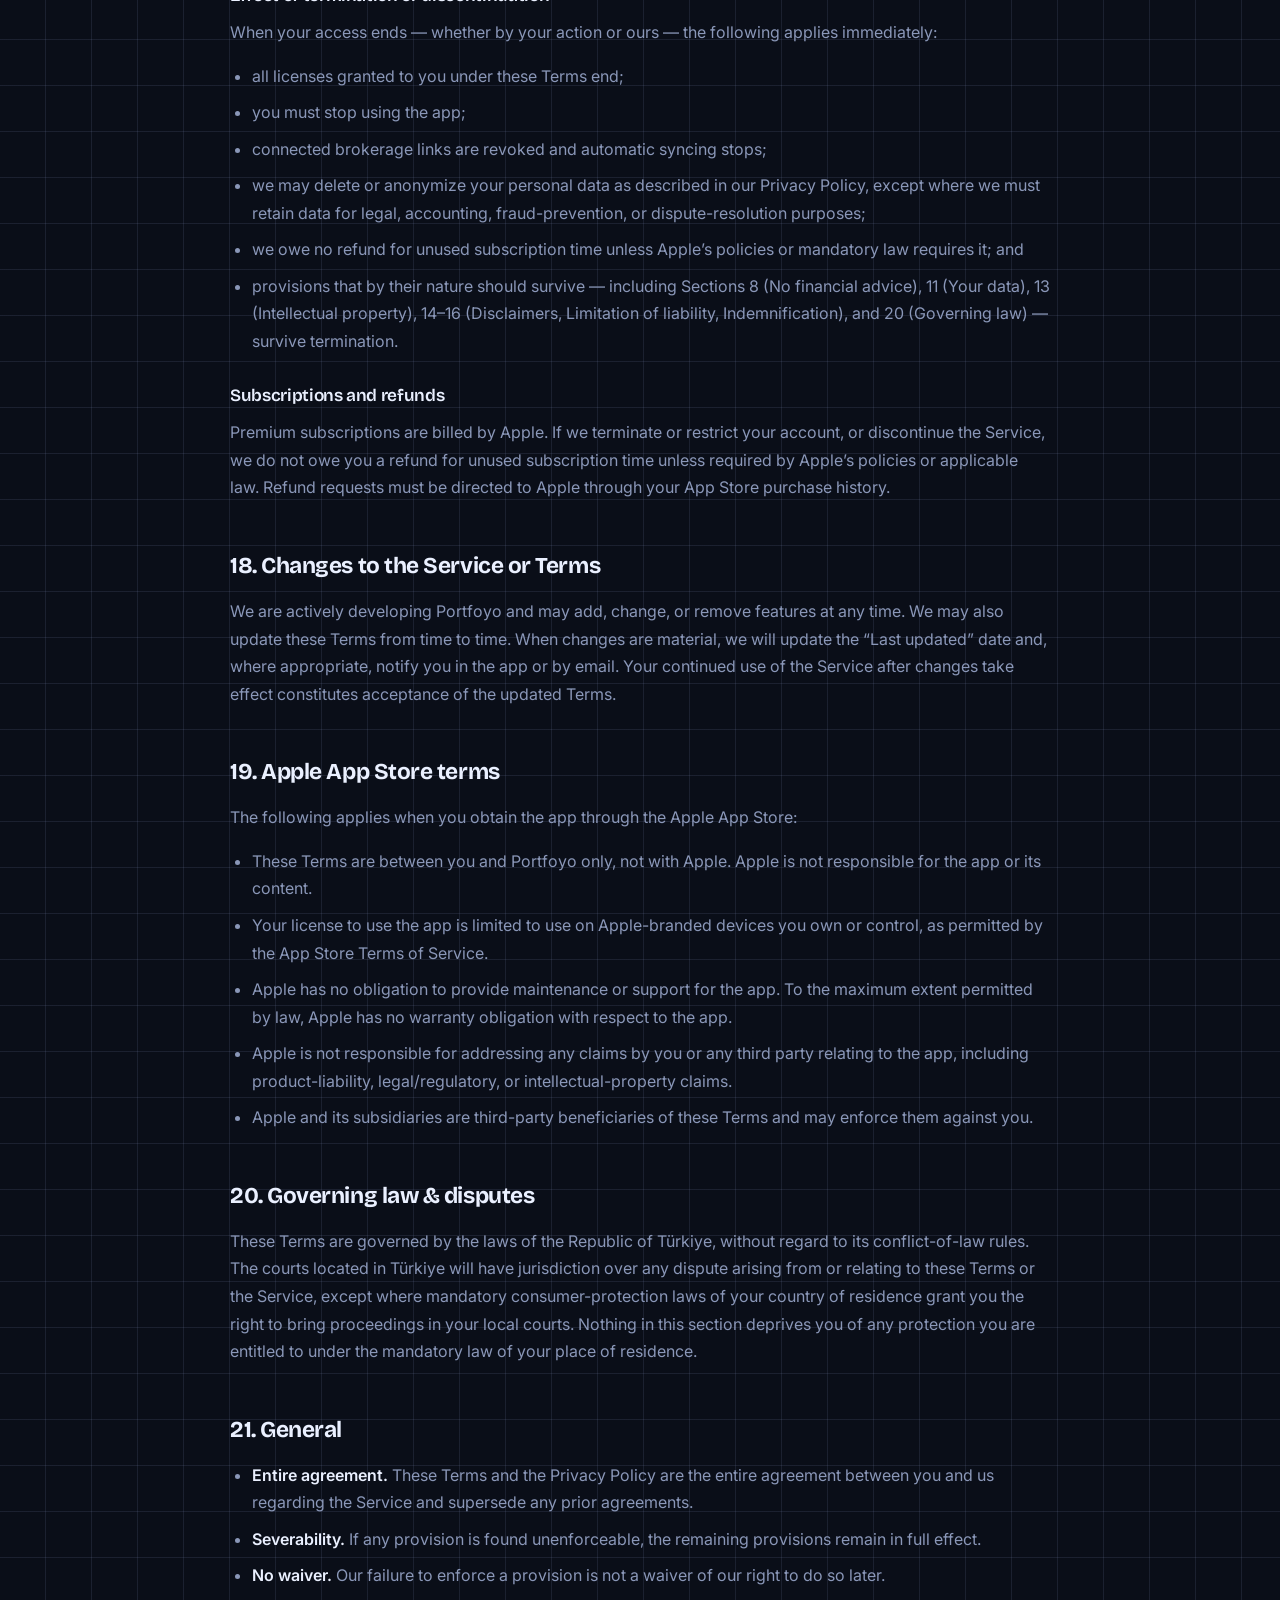
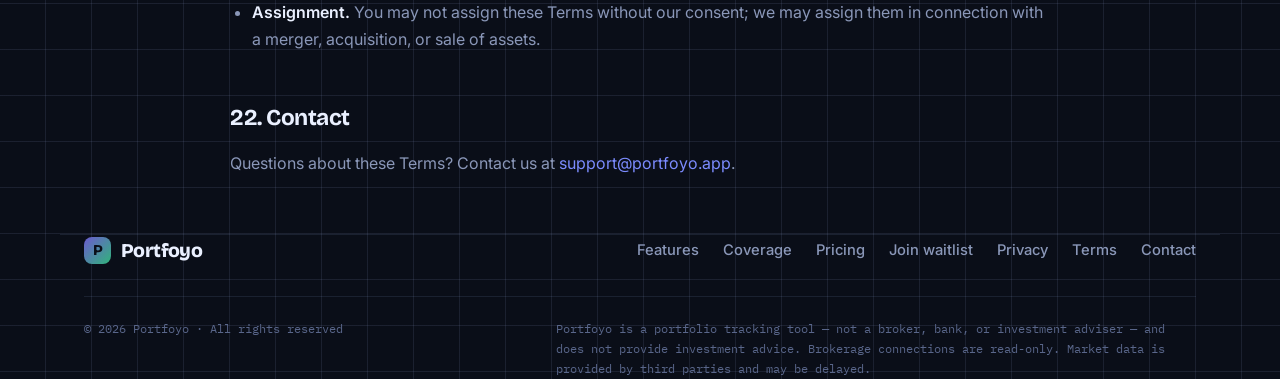
<file: terms.html>
<!DOCTYPE html>
<html lang="en">
<head>
  <meta charset="UTF-8" />
  <meta name="viewport" content="width=device-width, initial-scale=1.0" />
  <meta name="google-site-verification" content="0kkPWhW17ep4dJtvhkQkJvVhtzqq2UDEGvhXHtgqAc0" />
  <title>Terms of Service — Portfoyo</title>
  <meta name="description" content="The terms governing your use of Portfoyo — a read-only portfolio tracker. Covers accounts, subscriptions, third-party services, market-data and no-financial-advice disclaimers, liability, and governing law." />
  <link rel="canonical" href="https://www.portfoyo.app/terms.html" />
  <meta name="robots" content="index, follow" />
  <meta name="theme-color" content="#0A0E18" />
  <meta name="color-scheme" content="dark" />

  <meta property="og:type" content="website" />
  <meta property="og:site_name" content="Portfoyo" />
  <meta property="og:locale" content="en_US" />
  <meta property="og:title" content="Terms of Service — Portfoyo" />
  <meta property="og:description" content="The terms governing your use of Portfoyo — a read-only portfolio tracker. Accounts, subscriptions, market-data and no-financial-advice disclaimers." />
  <meta property="og:url" content="https://www.portfoyo.app/terms.html" />
  <meta property="og:image" content="https://www.portfoyo.app/assets/og.jpg" />
  <meta property="og:image:width" content="1200" />
  <meta property="og:image:height" content="630" />
  <meta property="og:image:alt" content="Portfoyo — all your investments in one private dashboard" />
  <meta name="twitter:card" content="summary_large_image" />
  <meta name="twitter:title" content="Terms of Service — Portfoyo" />
  <meta name="twitter:image" content="https://www.portfoyo.app/assets/og.jpg" />

  <link rel="icon" href="favicon.ico?v=2" sizes="any" />

  <link rel="icon" type="image/svg+xml" href="assets/icon.svg?v=2" />
  <link rel="icon" type="image/png" href="assets/favicon.png?v=2" />
  <link rel="apple-touch-icon" sizes="180x180" href="assets/icon.png?v=2" />
  <link rel="manifest" href="site.webmanifest" />

  <link rel="preconnect" href="https://fonts.googleapis.com" />
  <link rel="preconnect" href="https://fonts.gstatic.com" crossorigin />
  <link href="https://fonts.googleapis.com/css2?family=Bricolage+Grotesque:opsz,wght@12..96,600;12..96,700;12..96,800&family=IBM+Plex+Mono:wght@400;500;600&family=Inter:wght@400;500;600;700&display=swap" rel="stylesheet" />
  <link rel="stylesheet" href="styles.css" />
</head>
<body>

  <header class="topbar">
    <div class="container bar">
      <a href="index.html" class="wordmark"><span class="mark"><span>P</span></span><span data-brand>Portfoyo</span></a>
      <div class="nav-right">
        <nav class="nav-links" aria-label="Primary">
          <a href="index.html#features">Features</a>
          <a href="coverage.html">Coverage</a>
          <a href="privacy.html">Privacy</a>
        </nav>
        <a href="index.html#join" class="btn btn-primary nav-cta">Join the waitlist</a>
      </div>
    </div>
  </header>

  <main class="container">
    <article class="legal">
      <a class="legal-back" href="index.html"><svg viewBox="0 0 24 24" fill="none" stroke="currentColor" stroke-width="2"><path d="M19 12H5M11 18l-6-6 6-6"/></svg> Back to home</a>

      <header class="legal-head">
        <span class="kicker">Legal</span>
        <h1>Terms of Service</h1>
        <p class="legal-meta">Last updated: June 26, 2026 · Effective: June 26, 2026</p>
        <p class="legal-summary">
          <b>The short version.</b> Portfoyo is a tool that helps you track your investments in one place. It is
          <b>not</b> a broker, bank, or financial adviser, and nothing in the app is investment, tax, or legal advice.
          Brokerage connections are <b>read-only</b>. Market data comes from third parties and may be delayed or
          inaccurate, so don’t rely on it to trade. You’re responsible for your account and your decisions. These
          Terms are the full agreement between you and us — please read them.
        </p>
      </header>

      <nav class="toc" aria-label="Contents">
        <h2>Contents</h2>
        <ol>
          <li><a href="#acceptance">1. Acceptance of these Terms</a></li>
          <li><a href="#eligibility">2. Eligibility</a></li>
          <li><a href="#service">3. What Portfoyo is (and isn’t)</a></li>
          <li><a href="#accounts">4. Your account</a></li>
          <li><a href="#license">5. License &amp; acceptable use</a></li>
          <li><a href="#brokerage">6. Brokerage connections</a></li>
          <li><a href="#market-data">7. Market data disclaimer</a></li>
          <li><a href="#advice">8. No financial advice</a></li>
          <li><a href="#subscriptions">9. Subscriptions &amp; billing</a></li>
          <li><a href="#waitlist-offer">10. Waitlist &amp; launch offer</a></li>
          <li><a href="#your-data">11. Your data &amp; content</a></li>
          <li><a href="#third-parties">12. Third-party services</a></li>
          <li><a href="#ip">13. Intellectual property</a></li>
          <li><a href="#disclaimers">14. Disclaimers</a></li>
          <li><a href="#liability">15. Limitation of liability</a></li>
          <li><a href="#indemnity">16. Indemnification</a></li>
          <li><a href="#termination">17. Termination &amp; discontinuation</a></li>
          <li><a href="#changes">18. Changes to the Service or Terms</a></li>
          <li><a href="#apple">19. Apple App Store terms</a></li>
          <li><a href="#law">20. Governing law &amp; disputes</a></li>
          <li><a href="#general">21. General</a></li>
          <li><a href="#contact">22. Contact</a></li>
        </ol>
      </nav>

      <h2 id="acceptance">1. Acceptance of these Terms</h2>
      <p>
        These Terms of Service (“Terms”) form a binding agreement between you and Portfoyo (“Portfoyo”, “we”, “us”, or
        “our”) governing your access to and use of the Portfoyo mobile app and the website at
        <a href="https://www.portfoyo.app/">portfoyo.app</a> (together, the “Service”). By creating an account, joining the
        waitlist, or otherwise using the Service, you agree to these Terms and to our
        <a href="privacy.html">Privacy Policy</a>. If you do not agree, do not use the Service.
      </p>

      <h2 id="eligibility">2. Eligibility</h2>
      <p>
        You must be at least 18 years old (or the age of majority in your jurisdiction) and able to form a binding
        contract to use the Service. By using Portfoyo, you represent and warrant that you meet these requirements and
        that the information you provide is accurate.
      </p>

      <h2 id="service">3. What Portfoyo is (and isn’t)</h2>
      <p>
        Portfoyo is a personal portfolio <b>tracking and analytics</b> tool. It lets you bring connected brokerage
        accounts and manually entered holdings into a single dashboard and view analytics such as net worth, asset
        allocation, realized and unrealized performance, and dividend income.
      </p>
      <ul>
        <li>Portfoyo is <b>not</b> a broker-dealer, bank, custodian, money transmitter, exchange, or registered
          investment adviser.</li>
        <li>Portfoyo does <b>not</b> hold your money or securities, execute trades, or facilitate transactions.</li>
        <li>All connections to brokerages are <b>read-only</b> (see Section 6).</li>
        <li>Analytics are estimates derived from the data you provide or import and from third-party market data, and
          are provided for informational purposes only.</li>
      </ul>

      <h2 id="accounts">4. Your account</h2>
      <ul>
        <li>You are responsible for maintaining the confidentiality of your login credentials and for all activity
          under your account.</li>
        <li>You agree to provide accurate information and to keep it up to date.</li>
        <li>Notify us promptly at <a href="mailto:support@portfoyo.app">support@portfoyo.app</a> if you suspect
          any unauthorized use of your account.</li>
        <li>You may delete your account at any time from within the app (<b>Profile → Delete Account</b>), which
          permanently removes your data as described in our <a href="privacy.html#retention">Privacy Policy</a>.</li>
      </ul>

      <h2 id="license">5. License &amp; acceptable use</h2>
      <p>
        Subject to these Terms, we grant you a limited, personal, non-exclusive, non-transferable, revocable license to
        download and use the Portfoyo app on devices you own or control, for your own personal, non-commercial use.
      </p>
      <p>You agree not to:</p>
      <ul>
        <li>copy, modify, distribute, sell, sublicense, or create derivative works of the Service;</li>
        <li>reverse-engineer, decompile, or attempt to extract source code, except where permitted by law;</li>
        <li>access the Service through automated means, scrape it, or place unreasonable load on our infrastructure;</li>
        <li>circumvent security, authentication, rate limits, or entitlement/subscription controls;</li>
        <li>use the Service to break the law, infringe others’ rights, or transmit malware; or</li>
        <li>misrepresent your identity or use someone else’s account or financial data without authorization.</li>
      </ul>

      <h2 id="brokerage">6. Brokerage connections</h2>
      <ul>
        <li>Connecting a brokerage is optional. When you connect one, the link is established through <b>SnapTrade</b>,
          a third-party aggregator, and is strictly <b>read-only</b>: Portfoyo can read your holdings and activity but
          can never place trades or move funds.</li>
        <li>You authorize Portfoyo and SnapTrade to access and import your account information for the purpose of
          displaying it in the app. You may revoke this authorization at any time by disconnecting the brokerage.</li>
        <li>Your relationship with your brokerage is governed by your agreement with them. We are not responsible for
          your brokerage’s services, availability, or accuracy, nor for SnapTrade’s services.</li>
        <li>Imported data may be incomplete, delayed, or differ from your brokerage’s official records, which always
          take precedence.</li>
      </ul>

      <h2 id="market-data">7. Market data disclaimer</h2>
      <p>
        Prices, fundamentals, dividend information, and exchange rates are provided by <b>Twelve Data</b> and other
        third parties. Depending on the market and asset, this data may be real-time, delayed, or end-of-day, and it
        may contain errors, gaps, or interruptions. Market data is provided “as is” for informational purposes only,
        is <b>not</b> guaranteed to be accurate, complete, or timely, and must <b>not</b> be relied upon for trading or
        other financial decisions. Any illustrative figures shown on our website are examples, not live quotes.
      </p>

      <h2 id="advice">8. No financial advice</h2>
      <p>
        Portfoyo does not provide investment, financial, tax, accounting, or legal advice, and nothing in the Service
        constitutes a recommendation to buy, sell, or hold any security or to pursue any investment strategy. Analytics
        and outputs (such as “net worth”, “unrealized P/L”, or “projected income”) are estimates and may be inaccurate.
        You are solely responsible for your financial decisions, and you should consult a qualified professional before
        making them. Investing involves risk, including the possible loss of principal.
      </p>

      <h2 id="subscriptions">9. Subscriptions &amp; billing</h2>
      <ul>
        <li>The core tracker is offered free of charge. We may offer a paid “Premium” subscription with additional
          features.</li>
        <li>Premium subscriptions are sold and billed through the <b>Apple App Store</b> and managed with the help of
          <b>RevenueCat</b>. Payment is charged to your Apple ID upon confirmation of purchase.</li>
        <li>Subscriptions <b>automatically renew</b> unless canceled at least 24 hours before the end of the current
          period. Your Apple ID is charged for renewal within 24 hours before the period ends.</li>
        <li>You can manage or cancel your subscription in your Apple ID account settings. We cannot cancel subscriptions
          or issue refunds directly — refunds are handled by Apple under its policies.</li>
        <li>Prices, features, and plans may change; we will give notice of material changes as required by the app
          store and applicable law.</li>
      </ul>

      <h2 id="waitlist-offer">10. Waitlist &amp; launch offer</h2>
      <p>
        If you join the waitlist, we may email you about launch and early access. As a thank-you, waitlist members may
        receive a code for a discount (e.g. 50% off the yearly Premium plan) once Premium becomes available. Any such
        offer is subject to availability, may be limited in time, applies to the first eligible billing period unless
        stated otherwise, cannot be combined with other offers unless stated, and may be modified or withdrawn before
        Premium launches. The final scope, pricing, and features of Premium have not yet been finalized.
      </p>

      <h2 id="your-data">11. Your data &amp; content</h2>
      <p>
        You retain all rights to the holdings, transactions, and other content you add to or import into Portfoyo
        (“Your Data”). You grant us a limited license to host, process, and display Your Data solely to operate and
        provide the Service to you (for example, to sync it across your devices and compute your analytics). We handle
        Your Data as described in our <a href="privacy.html">Privacy Policy</a>. You are responsible for the accuracy
        of data you enter, and we recommend keeping your own records.
      </p>

      <h2 id="third-parties">12. Third-party services</h2>
      <p>
        The Service relies on third parties including SnapTrade, Twelve Data, Supabase, Apple, RevenueCat, and Expo.
        Your use of those services through Portfoyo may be subject to their own terms and policies. We are not
        responsible for the acts, omissions, content, availability, or accuracy of third-party services, and links to
        third parties are provided for convenience only.
      </p>

      <h2 id="ip">13. Intellectual property</h2>
      <p>
        The Service — including its software, design, logos, text, graphics, and the “Portfoyo” name and branding — is
        owned by Portfoyo and protected by intellectual-property laws. Except for the limited license granted to you in
        Section 5, these Terms do not transfer any right, title, or interest in the Service to you. All rights not
        expressly granted are reserved.
      </p>

      <h2 id="disclaimers">14. Disclaimers</h2>
      <p>
        THE SERVICE IS PROVIDED “AS IS” AND “AS AVAILABLE”, WITHOUT WARRANTIES OF ANY KIND, WHETHER EXPRESS, IMPLIED,
        OR STATUTORY, INCLUDING WITHOUT LIMITATION IMPLIED WARRANTIES OF MERCHANTABILITY, FITNESS FOR A PARTICULAR
        PURPOSE, ACCURACY, AND NON-INFRINGEMENT. WE DO NOT WARRANT THAT THE SERVICE WILL BE UNINTERRUPTED, SECURE, OR
        ERROR-FREE, THAT DATA WILL BE ACCURATE OR RELIABLE, OR THAT DEFECTS WILL BE CORRECTED. SOME JURISDICTIONS DO
        NOT ALLOW THE EXCLUSION OF CERTAIN WARRANTIES, SO SOME OF THE ABOVE MAY NOT APPLY TO YOU.
      </p>

      <h2 id="liability">15. Limitation of liability</h2>
      <p>
        TO THE MAXIMUM EXTENT PERMITTED BY LAW, IN NO EVENT WILL PORTFOYO OR ITS DEVELOPER(S) BE LIABLE FOR ANY
        INDIRECT, INCIDENTAL, SPECIAL, CONSEQUENTIAL, OR PUNITIVE DAMAGES, OR FOR ANY LOSS OF PROFITS, REVENUE, DATA,
        OR INVESTMENT VALUE, ARISING OUT OF OR RELATING TO YOUR USE OF (OR INABILITY TO USE) THE SERVICE OR RELIANCE ON
        ANY DATA OR ANALYTICS, WHETHER BASED ON WARRANTY, CONTRACT, TORT, OR ANY OTHER LEGAL THEORY, EVEN IF WE HAVE
        BEEN ADVISED OF THE POSSIBILITY OF SUCH DAMAGES. TO THE EXTENT PERMITTED BY LAW, OUR TOTAL AGGREGATE LIABILITY
        FOR ALL CLAIMS RELATING TO THE SERVICE WILL NOT EXCEED THE GREATER OF (A) THE AMOUNT YOU PAID US FOR THE
        SERVICE IN THE 12 MONTHS BEFORE THE CLAIM, OR (B) USD 50. NOTHING IN THESE TERMS LIMITS LIABILITY THAT CANNOT
        BE LIMITED UNDER APPLICABLE LAW.
      </p>

      <h2 id="indemnity">16. Indemnification</h2>
      <p>
        You agree to indemnify and hold harmless Portfoyo and its developer(s) from any claims, damages, liabilities,
        and expenses (including reasonable legal fees) arising out of your misuse of the Service, your violation of
        these Terms, or your violation of any law or the rights of a third party.
      </p>

      <h2 id="termination">17. Termination, suspension &amp; service discontinuation</h2>

      <h3>Our right to suspend, terminate, or shut down (no notice required)</h3>
      <p>
        Portfoyo and its developers reserve the right, at our <b>sole and absolute discretion</b>, to suspend,
        restrict, disable, or permanently terminate your access to the Service — or to discontinue, modify, or shut
        down the Service (in whole or in part) — at any time, for any reason or for no reason, <b>with or without
        prior notice</b>, and without liability to you for any resulting loss, including loss of data, access,
        subscriptions, or anticipated benefits.
      </p>
      <p>This includes, without limitation, the right to:</p>
      <ul>
        <li>terminate or disable one, some, or all user accounts immediately;</li>
        <li>revoke or change premium entitlements, beta access, or waitlist status;</li>
        <li>disconnect brokerage integrations or remove features, regions, asset classes, or data feeds;</li>
        <li>take the Service offline temporarily or permanently; and</li>
        <li>refuse or cease providing the Service to any person or jurisdiction.</li>
      </ul>
      <p>
        We are not obligated to provide reasons, refunds, compensation, data exports, or a grace period before taking
        such action, except where applicable law expressly requires otherwise. Mandatory consumer-protection laws in
        your country may still grant you certain non-waivable rights.
      </p>
      <p>
        Grounds for action by us may include (but are not limited to) Terms violations, suspected abuse or fraud,
        security incidents, excessive load on our systems, legal or regulatory requirements, requests from partners
        (such as SnapTrade, Twelve Data, or Apple), operational or business decisions, or discontinuation of the
        product.
      </p>

      <h3>Termination by you</h3>
      <p>
        You may stop using the Service at any time and may delete your account from <b>Profile → Delete Account</b>
        in the app. Deleting your account does <b>not</b> automatically cancel an Apple App Store subscription — cancel
        recurring billing separately in your Apple ID settings. See our
        <a href="privacy.html#retention">Privacy Policy</a> for how your data is handled when you delete your account.
      </p>

      <h3>Effect of termination or discontinuation</h3>
      <p>When your access ends — whether by your action or ours — the following applies immediately:</p>
      <ul>
        <li>all licenses granted to you under these Terms end;</li>
        <li>you must stop using the app;</li>
        <li>connected brokerage links are revoked and automatic syncing stops;</li>
        <li>we may delete or anonymize your personal data as described in our Privacy Policy, except where we must retain data for legal, accounting, fraud-prevention, or dispute-resolution purposes;</li>
        <li>we owe no refund for unused subscription time unless Apple’s policies or mandatory law requires it; and</li>
        <li>provisions that by their nature should survive — including Sections 8 (No financial advice), 11 (Your data),
          13 (Intellectual property), 14–16 (Disclaimers, Limitation of liability, Indemnification), and 20 (Governing law)
          — survive termination.</li>
      </ul>

      <h3>Subscriptions and refunds</h3>
      <p>
        Premium subscriptions are billed by Apple. If we terminate or restrict your account, or discontinue the Service,
        we do not owe you a refund for unused subscription time unless required by Apple’s policies or applicable law.
        Refund requests must be directed to Apple through your App Store purchase history.
      </p>

      <h2 id="changes">18. Changes to the Service or Terms</h2>
      <p>
        We are actively developing Portfoyo and may add, change, or remove features at any time. We may also update
        these Terms from time to time. When changes are material, we will update the “Last updated” date and, where
        appropriate, notify you in the app or by email. Your continued use of the Service after changes take effect
        constitutes acceptance of the updated Terms.
      </p>

      <h2 id="apple">19. Apple App Store terms</h2>
      <p>
        The following applies when you obtain the app through the Apple App Store:
      </p>
      <ul>
        <li>These Terms are between you and Portfoyo only, not with Apple. Apple is not responsible for the app or its
          content.</li>
        <li>Your license to use the app is limited to use on Apple-branded devices you own or control, as permitted by
          the App Store Terms of Service.</li>
        <li>Apple has no obligation to provide maintenance or support for the app. To the maximum extent permitted by
          law, Apple has no warranty obligation with respect to the app.</li>
        <li>Apple is not responsible for addressing any claims by you or any third party relating to the app, including
          product-liability, legal/regulatory, or intellectual-property claims.</li>
        <li>Apple and its subsidiaries are third-party beneficiaries of these Terms and may enforce them against you.</li>
      </ul>

      <h2 id="law">20. Governing law &amp; disputes</h2>
      <p>
        These Terms are governed by the laws of the Republic of Türkiye, without regard to its conflict-of-law rules.
        The courts located in Türkiye will have jurisdiction over any dispute arising from or relating to these Terms
        or the Service, except where mandatory consumer-protection laws of your country of residence grant you the
        right to bring proceedings in your local courts. Nothing in this section deprives you of any protection you are
        entitled to under the mandatory law of your place of residence.
      </p>

      <h2 id="general">21. General</h2>
      <ul>
        <li><b>Entire agreement.</b> These Terms and the Privacy Policy are the entire agreement between you and us
          regarding the Service and supersede any prior agreements.</li>
        <li><b>Severability.</b> If any provision is found unenforceable, the remaining provisions remain in full
          effect.</li>
        <li><b>No waiver.</b> Our failure to enforce a provision is not a waiver of our right to do so later.</li>
        <li><b>Assignment.</b> You may not assign these Terms without our consent; we may assign them in connection
          with a merger, acquisition, or sale of assets.</li>
      </ul>

      <h2 id="contact">22. Contact</h2>
      <p>
        Questions about these Terms? Contact us at
        <a href="mailto:support@portfoyo.app">support@portfoyo.app</a>.
      </p>
    </article>
  </main>

  <footer class="container">
    <div class="footer-grid">
      <a href="index.html" class="wordmark"><span class="mark"><span>P</span></span><span data-brand>Portfoyo</span></a>
      <nav class="footer-links" aria-label="Footer">
        <a href="index.html#features">Features</a>
        <a href="coverage.html">Coverage</a>
        <a href="index.html#pricing">Pricing</a>
        <a href="index.html#join">Join waitlist</a>
        <a href="privacy.html">Privacy</a>
        <a href="terms.html">Terms</a>
        <a href="mailto:support@portfoyo.app">Contact</a>
      </nav>
    </div>
    <div class="footer-bottom">
      <span>© <span id="year">2026</span> <span data-brand>Portfoyo</span> · All rights reserved</span>
      <span class="disclaimer">Portfoyo is a portfolio tracking tool — not a broker, bank, or investment adviser — and does not provide investment advice. Brokerage connections are read-only. Market data is provided by third parties and may be delayed.</span>
    </div>
  </footer>

  <script>document.getElementById("year").textContent = new Date().getFullYear();</script>

  <!-- Cloudflare Web Analytics --><script defer src="https://static.cloudflareinsights.com/beacon.min.js" data-cf-beacon='{"token": "9b5ac4a0bb744fbc82fa827f2757eac6"}'></script><!-- End Cloudflare Web Analytics -->
</body>
</html>
</file>
<file: styles.css>
/* ════════════════════════════════════════════════════════════════════
   Portfoyo — shared design system (index.html + coverage.html)
   "Chart-paper" navy aesthetic. Data colors (up/down) are reserved for
   numbers only; iris is the non-semantic brand/interactive color.
   ════════════════════════════════════════════════════════════════════ */
:root {
  --ink:      #0A0E18;   /* plotting-ink navy */
  --ink-2:    #0D1322;
  --surface:  #121A2E;
  --surface-2:#16203A;
  --line:     rgba(150, 170, 220, 0.12);
  --line-2:   rgba(150, 170, 220, 0.22);
  --paper:    #EAF0FF;   /* cool near-white */
  --mute:     #8A97B8;
  --mute-2:   #59668A;
  --iris:     #7C8CFF;   /* interactive / brand (non-semantic) */
  --iris-2:   #5E6BFF;
  --iris-soft:rgba(124, 140, 255, 0.14);
  --up:       #3DDC97;   /* DATA ONLY — gains */
  --up-soft:  rgba(61, 220, 151, 0.14);
  --down:     #FF6B6B;   /* DATA ONLY — losses */
  --gold:     #E8B873;   /* DATA ONLY — delayed/eod accents */
  --gold-soft:rgba(232, 184, 115, 0.14);
  --maxw: 1160px;
  /* Emoji fonts kept in every stack so flag/symbol glyphs (🇬🇧 ₿ 💱) resolve to a
     color-emoji font instead of vanishing once the web font loads. */
  --emoji: 'Apple Color Emoji', 'Segoe UI Emoji', 'Noto Color Emoji';
  --mono: 'IBM Plex Mono', ui-monospace, SFMono-Regular, Menlo, var(--emoji), monospace;
  --display: 'Bricolage Grotesque', 'Inter', var(--emoji), sans-serif;
  --body: 'Inter', system-ui, -apple-system, var(--emoji), sans-serif;
}

* { margin: 0; padding: 0; box-sizing: border-box; }
html { scroll-behavior: smooth; overflow-x: hidden; scroll-padding-top: 96px; }
body {
  font-family: var(--body); background: var(--ink); color: var(--paper);
  line-height: 1.6; overflow-x: hidden; max-width: 100%; -webkit-font-smoothing: antialiased;
  background-image:
    radial-gradient(60% 45% at 78% -8%, rgba(124,140,255,0.16) 0%, transparent 60%),
    radial-gradient(45% 40% at 2% 4%, rgba(61,220,151,0.07) 0%, transparent 55%),
    linear-gradient(var(--line) 1px, transparent 1px),
    linear-gradient(90deg, var(--line) 1px, transparent 1px);
  background-size: 100% 100%, 100% 100%, 46px 46px, 46px 46px;
  background-position: 0 0, 0 0, -1px -1px, -1px -1px;
}
body::before { content: ""; position: fixed; inset: 0; z-index: -1; pointer-events: none;
  background: radial-gradient(120% 80% at 50% 0%, transparent 30%, var(--ink) 78%); }

h1, h2, h3 { font-family: var(--display); letter-spacing: -0.02em; color: var(--paper); overflow-wrap: break-word; }
p { color: var(--mute); }
a { color: inherit; }
img { max-width: 100%; }
.mono { font-family: var(--mono); font-variant-numeric: tabular-nums; }

.container { max-width: var(--maxw); margin: 0 auto; padding: 0 24px; position: relative; }
.section { padding: 84px 0; }
.section.tight { padding-top: 0; }
@media (max-width: 720px) { .section { padding: 54px 0; } }

.kicker { display: inline-flex; align-items: center; gap: 10px; font-family: var(--mono);
  font-size: 0.72rem; letter-spacing: 0.18em; text-transform: uppercase; color: var(--iris); font-weight: 500; }
.kicker::before { content: ""; width: 22px; height: 1px; background: var(--iris); opacity: 0.7; }
.kicker.up { color: var(--up); } .kicker.up::before { background: var(--up); }
.kicker.gold { color: var(--gold); } .kicker.gold::before { background: var(--gold); }

.btn { display: inline-flex; align-items: center; justify-content: center; gap: 9px;
  padding: 14px 24px; border-radius: 12px; font-weight: 600; font-size: 0.97rem; font-family: var(--body);
  text-decoration: none; cursor: pointer; border: 1px solid transparent; white-space: nowrap;
  transition: transform .2s ease, box-shadow .2s ease, background .2s ease, border-color .2s ease; }
.btn-primary { background: linear-gradient(135deg, var(--iris) 0%, var(--iris-2) 100%); color: #0a0e18;
  box-shadow: 0 10px 30px -10px rgba(124,140,255,0.7); }
.btn-primary:hover { transform: translateY(-2px); box-shadow: 0 18px 40px -12px rgba(124,140,255,0.85); }
.btn-ghost { background: var(--surface); border: 1px solid var(--line-2); color: var(--paper); }
.btn-ghost:hover { transform: translateY(-2px); border-color: var(--iris); }
:focus-visible { outline: 2px solid var(--iris); outline-offset: 3px; border-radius: 6px; }

/* ── Top bar ── */
.topbar { position: fixed; inset: 0 0 auto 0; z-index: 1000; background: rgba(10,14,24,0.7);
  backdrop-filter: blur(18px); -webkit-backdrop-filter: blur(18px); border-bottom: 1px solid var(--line);
  overflow: hidden; max-width: 100vw; transition: background .3s ease, box-shadow .3s ease, border-color .3s ease; }
.topbar.scrolled { background: rgba(10,14,24,0.94); border-bottom-color: var(--line-2);
  box-shadow: 0 10px 34px -22px rgba(0,0,0,0.95); }
.topbar .bar { display: flex; align-items: center; justify-content: space-between; gap: 12px; padding: 13px 0; }
.wordmark { font-family: var(--display); font-weight: 800; font-size: 1.22rem; letter-spacing: -0.03em;
  text-decoration: none; color: var(--paper); display: inline-flex; align-items: center; gap: 10px; }
.wordmark .mark { width: 27px; height: 27px; border-radius: 8px; flex: 0 0 auto; position: relative; overflow: hidden;
  background: linear-gradient(rgba(0,0,0,0.12), rgba(0,0,0,0.12)), linear-gradient(135deg, #7B67EC, #37CC8C); display: inline-flex; align-items: center; justify-content: center; }
.wordmark .mark::after { content: ""; position: absolute; inset: 0;
  background: linear-gradient(90deg, transparent, rgba(255,255,255,0.4), transparent); transform: translateX(-120%); }
.wordmark:hover .mark::after { animation: sheen .7s ease; }
@keyframes sheen { to { transform: translateX(120%); } }
.mark span { font-family: var(--display); font-size: 15px; font-weight: 800; color: #0a0e18; }
.nav-cta { padding: 9px 18px; font-size: 0.88rem; }
.nav-right { display: flex; align-items: center; gap: 22px; }
.nav-links { display: none; gap: 22px; }
.nav-links a { color: var(--mute); text-decoration: none; font-size: 0.9rem; font-weight: 500; transition: color .2s; }
.nav-links a:hover { color: var(--paper); }
@media (min-width: 860px) { .nav-links { display: inline-flex; } }

/* ── Ticker tape ── */
.ticker { border-bottom: 1px solid var(--line); background: rgba(13,19,34,0.5); overflow: hidden; position: relative; }
.ticker::after { content: ""; position: absolute; inset: 0; pointer-events: none;
  background: linear-gradient(90deg, var(--ink) 0%, transparent 6%, transparent 94%, var(--ink) 100%); }
.ticker-track { display: inline-flex; gap: 34px; padding: 9px 0; white-space: nowrap; will-change: transform;
  animation: marquee 46s linear infinite;
  /* Ambient market motif only — softened so it reads as decoration, never as
     legible quotes or specific performance figures (compliance-safe). */
  filter: blur(3.5px); opacity: 0.62; }
.ticker:hover .ticker-track { animation-play-state: paused; }
.tk { font-family: var(--mono); font-size: 0.8rem; font-variant-numeric: tabular-nums; color: var(--mute); letter-spacing: 0.02em; }
.tk b { color: var(--paper); font-weight: 600; margin-right: 8px; }
.tk .d-up { color: var(--up); } .tk .d-down { color: var(--down); }
@keyframes marquee { to { transform: translateX(-50%); } }

/* ── Hero ── */
.hero { padding-top: 56px; padding-bottom: 80px; display: grid; grid-template-columns: 1fr; gap: 56px; align-items: center; }
.hero > div { min-width: 0; }
@media (min-width: 980px) { .hero { grid-template-columns: 1.02fr 0.98fr; padding-top: 72px; } }
.hero h1 { font-size: clamp(2.4rem, 6.4vw, 4.3rem); line-height: 1.02; font-weight: 800; margin: 20px 0 18px; white-space: normal; overflow-wrap: anywhere; }
.hero h1 .grad { background: linear-gradient(110deg, var(--iris) 0%, var(--up) 115%);
  -webkit-background-clip: text; background-clip: text; -webkit-text-fill-color: transparent; }
.hero .lead { font-size: 1.12rem; color: var(--mute); max-width: 545px; margin-bottom: 28px; }
.hero-anim { opacity: 0; transform: translateY(18px); animation: rise .8s cubic-bezier(.2,.7,.2,1) forwards; }
.hero-anim.d1 { animation-delay: .05s; } .hero-anim.d2 { animation-delay: .15s; }
.hero-anim.d3 { animation-delay: .25s; } .hero-anim.d4 { animation-delay: .35s; } .hero-anim.d5 { animation-delay: .45s; }
@keyframes rise { to { opacity: 1; transform: none; } }

/* ── Hero launch-offer badge ── */
.hero-perk { display: inline-flex; align-items: center; gap: 10px; margin-bottom: 20px; padding: 7px 9px 7px 8px;
  border-radius: 999px; text-decoration: none; border: 1px solid var(--line-2); background: rgba(124,140,255,0.08);
  transition: border-color .2s, background .2s, transform .2s; max-width: 100%; }
.hero-perk:hover { border-color: var(--iris); background: rgba(124,140,255,0.14); transform: translateY(-1px); }
.hero-perk .hp-tag { font-family: var(--mono); font-size: 0.62rem; letter-spacing: 0.12em; text-transform: uppercase;
  color: #0a0e18; background: linear-gradient(135deg, var(--gold), #f0c98a); padding: 4px 9px; border-radius: 999px; font-weight: 600; flex: 0 0 auto; }
.hero-perk .hp-txt { font-size: 0.86rem; color: var(--paper); font-weight: 500; }
.hero-perk .hp-txt b { color: var(--up); font-weight: 700; }
.hero-perk svg { width: 16px; height: 16px; color: var(--iris); flex: 0 0 auto; transition: transform .2s; }
.hero-perk:hover svg { transform: translateX(3px); }
@media (max-width: 420px) { .hero-perk .hp-txt { font-size: 0.8rem; } }

/* ── Hero mini-timeline (build progress, sits above the phone) ── */
.mini-timeline { display: flex; align-items: flex-start; justify-content: center; width: 100%; max-width: 360px; margin: 0 auto 24px; }
.mt-step { display: flex; flex-direction: column; align-items: center; gap: 8px; flex: 0 0 auto; }
.mt-dot { width: 14px; height: 14px; border-radius: 50%; background: var(--ink); border: 2px solid var(--line-2); transition: background .3s, border-color .3s; }
.mt-step.done .mt-dot { background: var(--iris); border-color: var(--iris); }
.mt-step.current .mt-dot { background: var(--up); border-color: var(--up); animation: tlPulse 2s ease-out infinite; }
@keyframes tlPulse { 0% { box-shadow: 0 0 0 0 rgba(61,220,151,0.55); } 70% { box-shadow: 0 0 0 12px rgba(61,220,151,0); } 100% { box-shadow: 0 0 0 0 rgba(61,220,151,0); } }
.mt-l { font-family: var(--mono); font-size: 0.62rem; letter-spacing: 0.08em; text-transform: uppercase; color: var(--mute-2); white-space: nowrap; }
.mt-step.done .mt-l { color: var(--mute); }
.mt-step.current .mt-l { color: var(--up); }
.mt-bar { flex: 1 1 auto; min-width: 16px; height: 2px; margin-top: 6px; background: var(--line-2); border-radius: 2px; overflow: hidden; }
.mt-bar i { display: block; height: 100%; width: 100%; transform: scaleX(0); transform-origin: left;
  background: linear-gradient(90deg, var(--iris), var(--up)); }
.mt-bar.done i { animation: growX .7s cubic-bezier(.2,.7,.2,1) .3s forwards; }
@keyframes growX { to { transform: scaleX(1); } }
@media (max-width: 420px) { .mt-l { font-size: 0.56rem; } .mini-timeline { max-width: 320px; } }

/* ── Dividend income mini-chart (deep-dive panel) ── */
.div-bars { display: flex; align-items: flex-end; gap: 5px; height: 92px; margin: 18px 0 0; }
.div-bars i { flex: 1; height: 0; border-radius: 4px 4px 0 0; align-self: flex-end;
  background: linear-gradient(180deg, var(--up), #2bbf80); transition: height 1s cubic-bezier(.2,.7,.2,1); }
.reveal.in .div-bars i { height: var(--h, 60%); }
.reveal.in .div-bars i:nth-child(odd) { transition-delay: .08s; }
.reveal.in .div-bars i:nth-child(3n) { transition-delay: .16s; }

/* ── Waitlist form ── */
.waitlist { max-width: 470px; }
.waitlist .row { display: flex; gap: 10px; flex-wrap: wrap; }
.waitlist input[type="email"] { flex: 1 1 200px; min-width: 0; padding: 15px 16px; border-radius: 12px;
  background: var(--surface); border: 1px solid var(--line-2); color: var(--paper); font-size: 1rem; font-family: inherit;
  outline: none; transition: border-color .2s, box-shadow .2s; }
.waitlist input::placeholder { color: var(--mute-2); }
.waitlist input:focus { border-color: var(--iris); box-shadow: 0 0 0 4px var(--iris-soft); }
.waitlist .btn-primary { flex: 0 0 auto; }
.hp { position: absolute; left: -9999px; opacity: 0; height: 0; width: 0; }
.form-note { font-family: var(--mono); font-size: 0.74rem; letter-spacing: 0.02em; color: var(--mute-2);
  margin-top: 13px; display: flex; align-items: center; gap: 8px; }
.form-note svg { flex: 0 0 auto; }
.form-note a { color: var(--paper); text-decoration: underline; text-underline-offset: 2px; }
.form-note a:hover { color: var(--iris); }
.form-status { margin-top: 12px; font-size: 0.92rem; font-weight: 500; min-height: 1.2em; }
.form-status.ok { color: var(--up); } .form-status.err { color: var(--down); }
@media (max-width: 540px) {
  .waitlist .row { flex-direction: column; }
  .waitlist input[type="email"], .waitlist .btn-primary { width: 100%; flex: 1 1 auto; }
  .hero h1 { font-size: 2rem; line-height: 1.1; } .hero .lead { font-size: 1.04rem; }
  .trust { flex-direction: column; gap: 11px; }
}
.trust { display: flex; flex-wrap: wrap; gap: 13px 22px; margin-top: 28px; }
.trust span { display: inline-flex; align-items: center; gap: 8px; font-family: var(--mono);
  font-size: 0.78rem; letter-spacing: 0.01em; color: var(--mute); }
.trust svg { width: 16px; height: 16px; color: var(--up); flex: 0 0 auto; }

/* ── Hero visual: phone slot + ambient data ── */
.stage { position: relative; display: flex; flex-direction: column; align-items: center; justify-content: center; min-height: 520px; }
.phone-wrap {
  position: relative; display: flex; align-items: center; justify-content: center;
  padding: 28px 118px 28px; min-height: 560px; width: 100%; max-width: 520px; margin: 0 auto;
}
/* Hero phone — same full frame as feature mockups (no peek crop) */
.stage .device { width: 272px; }
.ring { position: absolute; width: 380px; height: 380px; border-radius: 50%; z-index: 0; filter: blur(2px); opacity: 0.5;
  background: conic-gradient(from 0deg, var(--iris), var(--up), var(--iris-2), var(--down), var(--iris));
  -webkit-mask: radial-gradient(closest-side, transparent 60%, #000 61%, #000 72%, transparent 73%);
  mask: radial-gradient(closest-side, transparent 60%, #000 61%, #000 72%, transparent 73%);
  animation: spin 26s linear infinite; }
@keyframes spin { to { transform: rotate(360deg); } }

/* Realistic iPhone frame — proportions match 1170×2410 screenshots (≈ iPhone 14/15) */
.device {
  position: relative; z-index: 2; flex: 0 0 auto;
  width: 272px; max-width: 100%; padding: 10px;
  background: linear-gradient(155deg, #252d48 0%, #0c101c 48%, #161e34 100%);
  border-radius: 50px;
  box-shadow:
    0 48px 96px -32px rgba(0,0,0,0.88),
    inset 0 0 0 1px rgba(255,255,255,0.11),
    inset 0 1px 0 rgba(255,255,255,0.07);
}
.device-screen {
  position: relative; width: 100%; overflow: hidden;
  border-radius: 41px; background: #030508;
  /* Match the app screenshots' aspect (iPhone Pro Max, 1320×2868) so object-fit:
     cover shows the full frame top-to-bottom — no tab-bar crop at the bottom. */
  aspect-ratio: 1320 / 2868;
}
.device-screen img {
  position: absolute; inset: 0; width: 100%; height: 100%;
  object-fit: cover; object-position: top center;
}
/* Dynamic Island — ~28% of screen width, proportional to real iPhone */
.device-screen::after {
  content: ""; position: absolute; top: 12px; left: 50%; transform: translateX(-50%);
  width: 28%; height: 24px; background: #000; border-radius: 999px; z-index: 2;
  box-shadow: inset 0 0 0 1px rgba(255,255,255,0.06);
}
@media (max-width: 600px) {
  .phone-wrap { padding: 20px 0; min-height: auto; max-width: 100%; }
  .stage .device { width: 268px; }
  .stage { min-height: auto; }
}
@media (max-width: 380px) { .stage .device { width: 252px; } }
.chip { position: absolute; z-index: 3; background: rgba(14,20,34,0.92); border: 1px solid var(--line-2);
  border-radius: 14px; padding: 11px 14px; backdrop-filter: blur(10px); box-shadow: 0 20px 44px -18px rgba(0,0,0,0.8); }
.chip .lab { font-family: var(--mono); font-size: 0.62rem; letter-spacing: 0.12em; text-transform: uppercase; color: var(--mute-2); }
.chip .num { font-family: var(--mono); font-variant-numeric: tabular-nums; font-weight: 600; font-size: 1.08rem; margin-top: 2px; }
.chip .num.up { color: var(--up); }
.chip .spark { display: block; margin-top: 5px; }
.chip .spark path { stroke-dasharray: 1; stroke-dashoffset: 1; animation: draw 1.4s ease .5s forwards; }
.c1 .spark path { stroke: var(--iris); }
.c2 .spark path { stroke: var(--up); }
@keyframes draw { to { stroke-dashoffset: 0; } }
.c1 { top: 20%; left: 0; } .c2 { bottom: 22%; right: 0; }
@media (max-width: 600px) { .chip { display: none; } .ring { width: 300px; height: 300px; } .stage { min-height: 420px; } }

/* ── Section heads ── */
.head { max-width: 720px; margin: 0 auto 56px; text-align: center; }
.head .kicker { justify-content: center; }
.head h2 { font-size: clamp(1.8rem, 4.4vw, 2.7rem); font-weight: 700; margin: 16px 0 12px; line-height: 1.1; }
.head p { font-size: 1.06rem; }

/* ── Value cards ── */
.grid { display: grid; grid-template-columns: repeat(auto-fit, minmax(244px, 1fr)); gap: 18px; }
.card { position: relative; background: linear-gradient(180deg, var(--surface), var(--ink-2));
  border: 1px solid var(--line); border-radius: 18px; padding: 26px; overflow: hidden;
  transition: transform .25s ease, border-color .25s ease; }
.card::after { content: ""; position: absolute; inset: 0 0 auto 0; height: 1px;
  background: linear-gradient(90deg, transparent, var(--line-2), transparent); }
.card:hover { transform: translateY(-6px); border-color: var(--line-2); }
.card .ico { width: 44px; height: 44px; border-radius: 11px; background: var(--iris-soft); color: var(--iris);
  display: flex; align-items: center; justify-content: center; margin-bottom: 18px; }
.card .ico svg { width: 23px; height: 23px; }
.card h3 { font-size: 1.14rem; font-weight: 600; margin-bottom: 9px; letter-spacing: -0.01em; }
.card p { font-size: 0.95rem; }

/* ── Credibility strip (under hero) ── */
.strip { border-top: 1px solid var(--line); border-bottom: 1px solid var(--line); background: rgba(13,19,34,0.45); }
.strip .row { display: flex; flex-wrap: wrap; align-items: center; justify-content: center; gap: 10px 30px; padding: 22px 0 14px; }
.strip .stat { display: flex; flex-direction: column; align-items: center; min-width: 92px; }
.strip .stat b { font-family: var(--mono); font-variant-numeric: tabular-nums; font-size: 1.5rem; color: var(--paper); line-height: 1.1; }
.strip .stat span { font-size: 0.68rem; letter-spacing: 0.06em; color: var(--mute); text-transform: uppercase; font-family: var(--mono); margin-top: 3px; }
.strip .sep { width: 1px; height: 32px; background: var(--line-2); }
.strip .prov { width: 100%; text-align: center; font-family: var(--mono); font-size: 0.7rem; letter-spacing: 0.1em;
  text-transform: uppercase; color: var(--mute-2); padding-bottom: 20px; }
.strip .prov b { color: var(--mute); font-weight: 600; }
@media (max-width: 680px) { .strip .sep { display: none; } .strip .row { gap: 16px 26px; } }

/* ── Editorial feature number ── */
.feat-no { font-family: var(--display); font-weight: 800; font-size: 3rem; line-height: 1; display: block; margin-bottom: 10px;
  color: transparent; -webkit-text-stroke: 1.3px var(--line-2); letter-spacing: -0.02em;
  opacity: 0; transform: translateX(-16px); transition: opacity .6s ease .1s, transform .6s ease .1s; }
.reveal.in .feat-no { opacity: 1; transform: none; }

/* ── Bento grid ── */
.bento { display: grid; gap: 16px; grid-template-columns: 1fr; }
@media (min-width: 560px) { .bento { grid-template-columns: repeat(2, 1fr); } }
@media (min-width: 900px) { .bento { grid-template-columns: repeat(4, 1fr); }
  .bento > * { grid-column: span 1; }
  .bento .wide { grid-column: span 2; } }
.bento .card { margin: 0; display: flex; flex-direction: column; }
.bento .mini { margin-top: auto; padding-top: 16px; }
.bento .chips { display: flex; flex-wrap: wrap; gap: 7px; margin-top: 14px; }

/* ── Coverage region filter ── */
.filters { display: flex; flex-wrap: wrap; gap: 9px; justify-content: center; margin-bottom: 30px; }
.filter { display: inline-flex; align-items: center; gap: 8px; font-family: var(--body); font-size: 0.86rem; font-weight: 500;
  color: var(--mute); background: var(--surface); border: 1px solid var(--line-2); border-radius: 999px; padding: 8px 15px;
  cursor: pointer; transition: color .2s, border-color .2s, background .2s; }
.filter:hover { color: var(--paper); border-color: var(--iris); }
.filter span { font-family: var(--mono); font-size: 0.72rem; color: var(--mute-2); }
.filter.active { color: #0a0e18; background: linear-gradient(135deg, var(--iris), var(--iris-2)); border-color: transparent; }
.filter.active span { color: rgba(10,14,24,0.7); }
.region[hidden] { display: none; }

/* ── Perk / reward card ── */
.perk { position: relative; overflow: hidden; max-width: 760px; margin: 0 auto; text-align: center; border-radius: 24px;
  padding: 44px 32px; background: linear-gradient(135deg, var(--surface-2), var(--ink-2)); border: 1px solid var(--iris); }
.perk::before { content: ""; position: absolute; inset: -60% 20% auto; height: 300px;
  background: radial-gradient(closest-side, rgba(124,140,255,0.3), transparent); filter: blur(40px); }
.perk::after { content: ""; position: absolute; top: 0; left: -65%; width: 45%; height: 100%; z-index: 1; pointer-events: none;
  background: linear-gradient(100deg, transparent, rgba(255,255,255,0.13), transparent); transform: skewX(-18deg); opacity: 0; }
.perk.in::after { animation: perkShine 1.7s cubic-bezier(.4,0,.2,1) .35s 1; }
@keyframes perkShine { 0% { left: -65%; opacity: 0; } 18% { opacity: 1; } 100% { left: 130%; opacity: 0; } }
.perk > * { position: relative; z-index: 2; }
.perk .big { font-family: var(--display); font-weight: 800; font-size: clamp(2.4rem, 7vw, 3.6rem); line-height: 1;
  background: linear-gradient(110deg, var(--iris), var(--up) 130%); -webkit-background-clip: text; background-clip: text;
  -webkit-text-fill-color: transparent; margin: 6px 0 4px; }
.perk h2 { font-size: clamp(1.5rem, 4vw, 2.1rem); margin-bottom: 10px; }
.perk p { max-width: 520px; margin: 0 auto 22px; font-size: 1.02rem; }
.perk .fine { font-family: var(--mono); font-size: 0.72rem; color: var(--mute-2); margin-top: 16px; letter-spacing: 0.02em; }
.included { display: grid; grid-template-columns: repeat(auto-fit, minmax(190px, 1fr)); gap: 12px; max-width: 760px; margin: 0 auto 22px; text-align: left; }
.included .it { display: flex; align-items: center; gap: 10px; padding: 13px 16px; background: var(--surface); border: 1px solid var(--line); border-radius: 12px; font-size: 0.92rem; color: var(--paper); }
.included .it svg { width: 17px; height: 17px; color: var(--up); flex: 0 0 auto; }

/* ── Feature blocks ── */
.feature { display: grid; grid-template-columns: 1fr; gap: 40px; align-items: center; padding: 40px 0; }
.feature > div { min-width: 0; }
@media (min-width: 920px) {
  .feature { grid-template-columns: 1fr 1fr; gap: 76px; }
  /* Alternate the phone side by POSITION (odd → left, even → right) so the zigzag
     survives any reordering of the feature blocks, independent of each block's DOM
     order. `order` on .media relative to the text div (default order 0) sets the column. */
  .feature:nth-of-type(odd) .media { order: -1; }
  .feature:nth-of-type(even) .media { order: 1; }
}
.feature h2 { font-size: clamp(1.55rem, 3.8vw, 2.3rem); font-weight: 700; margin: 14px 0; line-height: 1.14; }
.feature p { font-size: 1.04rem; }
.feature ul { list-style: none; margin-top: 18px; display: grid; gap: 10px; }
.feature li { display: flex; align-items: flex-start; gap: 10px; color: var(--mute); font-size: 0.96rem;
  opacity: 0; transform: translateY(8px); transition: opacity .5s ease, transform .5s ease; }
.reveal.in li { opacity: 1; transform: none; }
.reveal.in li:nth-child(1) { transition-delay: .18s; }
.reveal.in li:nth-child(2) { transition-delay: .26s; }
.reveal.in li:nth-child(3) { transition-delay: .34s; }
.reveal.in li:nth-child(4) { transition-delay: .42s; }
.feature li svg { width: 17px; height: 17px; color: var(--up); flex: 0 0 auto; margin-top: 4px; }
.feature li b { color: var(--paper); font-weight: 600; }

/* ── How it works (3-step) ── */
.steps { position: relative; display: grid; gap: 18px; grid-template-columns: 1fr; }
@media (min-width: 820px) { .steps { grid-template-columns: repeat(3, 1fr); gap: 28px; } }
.step { position: relative; z-index: 1; background: linear-gradient(180deg, var(--surface), var(--ink-2));
  border: 1px solid var(--line); border-radius: 18px; padding: 28px 24px;
  transition: transform .25s ease, border-color .25s ease; }
.step:hover { transform: translateY(-5px); border-color: var(--line-2); }
.step-no { font-family: var(--mono); font-size: 0.8rem; letter-spacing: 0.14em; color: var(--iris); }
.step .ico { width: 46px; height: 46px; border-radius: 12px; background: var(--iris-soft); color: var(--iris);
  display: flex; align-items: center; justify-content: center; margin: 14px 0 16px; }
.step .ico svg { width: 24px; height: 24px; }
.step h3 { font-size: 1.18rem; font-weight: 600; margin-bottom: 8px; letter-spacing: -0.01em; }
.step p { font-size: 0.95rem; }
.step p b { color: var(--paper); font-weight: 600; }
/* connector draws through the gaps between cards (desktop only) */
.connector { display: none; }
@media (min-width: 820px) {
  .connector { display: block; position: absolute; top: 86px; left: 14%; right: 14%; height: 2px; z-index: 0;
    background: var(--line); border-radius: 2px; overflow: hidden; }
  .connector i { display: block; height: 100%; width: 0; border-radius: 2px;
    background: linear-gradient(90deg, var(--iris), var(--up)); transition: width 1.3s cubic-bezier(.2,.7,.2,1) .2s; }
  .steps.in .connector i { width: 100%; }
}
.feature .media { position: relative; display: flex; justify-content: center; }
.feature .media .device { width: 264px; }
.shot-glow { position: absolute; inset: 10% 14%; filter: blur(58px); opacity: 0.45; z-index: 0; border-radius: 50%; }

/* ── App-preview panels (used where there's no screenshot yet) ── */
.panel { position: relative; z-index: 1; width: 100%; max-width: 380px; background: linear-gradient(180deg, var(--surface), var(--ink-2));
  border: 1px solid var(--line-2); border-radius: 20px; padding: 20px; box-shadow: 0 40px 80px -40px rgba(0,0,0,0.8); }
.panel-h { display: flex; align-items: center; justify-content: space-between; margin-bottom: 16px; }
.panel-h .t { font-family: var(--mono); font-size: 0.66rem; letter-spacing: 0.14em; text-transform: uppercase; color: var(--mute-2); }
.panel-big { font-family: var(--mono); font-variant-numeric: tabular-nums; font-weight: 600; font-size: 1.7rem; letter-spacing: -0.01em; }
.panel-sub { font-family: var(--mono); font-size: 0.8rem; color: var(--mute); margin-top: 2px; }
.bar { display: grid; grid-template-columns: 92px 1fr auto; align-items: center; gap: 12px; padding: 8px 0; }
.bar .lab { font-size: 0.84rem; color: var(--mute); }
.bar .track { height: 8px; border-radius: 6px; background: rgba(150,170,220,0.1); overflow: hidden; }
.bar .track i { display: block; height: 100%; border-radius: 6px; width: 0;
  background: linear-gradient(90deg, var(--iris), var(--iris-2)); transition: width 1.1s cubic-bezier(.2,.7,.2,1) .15s; }
.bar .track i.g { background: linear-gradient(90deg, var(--up), #2bbf80); }
.reveal.in .bar .track i { width: var(--w, 100%); }
.bar .val { font-family: var(--mono); font-variant-numeric: tabular-nums; font-size: 0.82rem; color: var(--paper); }
.kv { display: flex; align-items: center; justify-content: space-between; gap: 12px; padding: 9px 0; border-top: 1px solid var(--line); font-size: 0.88rem; }
.kv:first-of-type { border-top: 0; }
.kv .k { color: var(--mute); }
.kv .v { font-family: var(--mono); font-variant-numeric: tabular-nums; color: var(--paper); }
.kv .v.up { color: var(--up); } .kv .v.down { color: var(--down); }

/* ── Brokerage orbit (feature 2) ── */
.orbit { position: relative; z-index: 1; width: 100%; max-width: 340px; aspect-ratio: 1; margin: 0 auto; }
.orbit-guide { position: absolute; top: 50%; left: 50%; transform: translate(-50%, -50%); border-radius: 50%; border: 1px dashed var(--line-2); pointer-events: none; }
.orbit-guide.g1 { width: 168px; height: 168px; }
.orbit-guide.g2 { width: 264px; height: 264px; }
.orbit-core { position: absolute; top: 50%; left: 50%; transform: translate(-50%, -50%); z-index: 2;
  width: 106px; height: 106px; border-radius: 50%; display: grid; place-items: center; gap: 2px; text-align: center;
  background: radial-gradient(circle at 50% 32%, rgba(61,220,151,0.16), var(--surface) 72%);
  border: 1px solid var(--up-soft); box-shadow: 0 24px 52px -22px rgba(0,0,0,0.85), inset 0 0 0 1px rgba(255,255,255,0.05); }
.orbit-core svg { width: 26px; height: 26px; color: var(--up); }
.orbit-core b { font-size: 0.92rem; color: var(--paper); font-weight: 700; line-height: 1.05; }
.orbit-core span { font-family: var(--mono); font-size: 0.56rem; letter-spacing: 0.14em; text-transform: uppercase; color: var(--mute-2); }
.orbit-ring { position: absolute; inset: 0; }
.orbit-ring.r1 { --r: 84px; animation: spin 30s linear infinite; }
.orbit-ring.r2 { --r: 132px; animation: spin 46s linear infinite reverse; }
.ob { position: absolute; top: 50%; left: 50%; transform: rotate(var(--a)) translate(var(--r)) rotate(calc(-1 * var(--a))); }
.bub { display: grid; place-items: center; width: 46px; height: 46px; margin: -23px; border-radius: 14px; overflow: hidden;
  background: #fff; box-shadow: 0 12px 26px -12px rgba(0,0,0,0.7), 0 0 0 1px var(--line-2); }
.r1 .bub { animation: spin 30s linear infinite reverse; }
.r2 .bub { animation: spin 46s linear infinite; }
.bub img { width: 30px; height: 30px; object-fit: contain; display: block; }
.bub .fb { width: 100%; height: 100%; place-items: center; color: #fff; font-family: var(--mono); font-weight: 700; font-size: 1.15rem; }
@media (max-width: 600px) {
  .orbit { max-width: 300px; }
  .orbit-ring.r1 { --r: 76px; } .orbit-ring.r2 { --r: 118px; }
  .orbit-guide.g1 { width: 152px; height: 152px; } .orbit-guide.g2 { width: 236px; height: 236px; }
  .bub { width: 42px; height: 42px; margin: -21px; }
}
@media (max-width: 380px) {
  .orbit-ring.r1 { --r: 67px; } .orbit-ring.r2 { --r: 104px; }
  .orbit-guide.g1 { width: 134px; height: 134px; } .orbit-guide.g2 { width: 208px; height: 208px; }
  .bub { width: 38px; height: 38px; margin: -19px; } .bub img { width: 26px; height: 26px; }
}

/* ── Global markets tape (feature 3) ── */
.globe { position: relative; z-index: 1; width: 100%; max-width: 400px; background: linear-gradient(180deg, var(--surface), var(--ink-2));
  border: 1px solid var(--line-2); border-radius: 22px; padding: 20px; box-shadow: 0 40px 80px -40px rgba(0,0,0,0.8); }
.globe-h { display: flex; align-items: center; justify-content: space-between; gap: 12px; }
.globe-h .t { font-family: var(--mono); font-size: 0.64rem; letter-spacing: 0.13em; text-transform: uppercase; color: var(--mute-2); }
.tape { display: flex; flex-direction: column; gap: 10px; margin: 16px 0; }
.tape-row { position: relative; overflow: hidden;
  -webkit-mask: linear-gradient(90deg, transparent, #000 12%, #000 88%, transparent);
  mask: linear-gradient(90deg, transparent, #000 12%, #000 88%, transparent); }
.tape-track { display: inline-flex; gap: 9px; white-space: nowrap; will-change: transform; animation: marquee 34s linear infinite; }
.tape-track.rev { animation-duration: 44s; animation-direction: reverse; }
.globe:hover .tape-track { animation-play-state: paused; }
.gchip { flex: 0 0 auto; display: inline-flex; align-items: center; gap: 6px; font-size: 0.82rem; color: var(--iris);
  padding: 8px 13px; border-radius: 999px; border: 1px solid var(--iris-soft); background: var(--iris-soft); }
.gchip.rt { color: var(--up); border-color: var(--up-soft); background: var(--up-soft); }
/* Real flag images (self-hosted SVG) instead of flag emoji — those render
   inconsistently (vanish after web-font load on macOS, absent on Windows). */
.gchip .fl { width: 18px; height: 13px; border-radius: 2px; object-fit: cover; flex: 0 0 auto;
  box-shadow: inset 0 0 0 1px rgba(255,255,255,0.14); }
.globe-legend { display: flex; align-items: center; gap: 10px; flex-wrap: wrap; }
.g-count { font-family: var(--mono); font-size: 0.64rem; letter-spacing: 0.1em; text-transform: uppercase; color: var(--mute-2); margin-left: auto; }
.mkt-foot { display: flex; align-items: flex-start; gap: 9px; margin-top: 16px; padding-top: 14px; border-top: 1px solid var(--line);
  font-family: var(--mono); font-size: 0.7rem; line-height: 1.5; color: var(--mute-2); }
.mkt-foot svg { width: 15px; height: 15px; flex: 0 0 auto; color: var(--gold); margin-top: 1px; }

/* donut (pure CSS) */
.donut-wrap { display: flex; align-items: center; gap: 20px; }
.donut { position: relative; width: 132px; height: 132px; border-radius: 50%; flex: 0 0 auto;
  -webkit-mask: radial-gradient(closest-side, transparent 58%, #000 59%);
  mask: radial-gradient(closest-side, transparent 58%, #000 59%); }
.donut .mid { position: absolute; inset: 0; display: grid; place-content: center; text-align: center;
  -webkit-mask: none; mask: none; }
.donut .mid b { font-family: var(--mono); font-size: 1.1rem; color: var(--paper); }
.donut .mid span { display: block; font-family: var(--mono); font-size: 0.6rem; letter-spacing: 0.12em; text-transform: uppercase; color: var(--mute-2); }
.legend-list { display: grid; gap: 8px; }
.legend-list .li { display: flex; align-items: center; gap: 9px; font-size: 0.84rem; color: var(--mute); }
.legend-list .dot { width: 10px; height: 10px; border-radius: 3px; flex: 0 0 auto; }
.legend-list .li .n { margin-left: auto; font-family: var(--mono); color: var(--paper); }

/* ── Status / latency pills ── */
.legend { display: flex; flex-wrap: wrap; gap: 9px; }
.stat-pill { display: inline-flex; align-items: center; gap: 7px; font-family: var(--mono); font-size: 0.72rem;
  letter-spacing: 0.04em; padding: 6px 11px; border-radius: 999px; border: 1px solid var(--line-2); color: var(--mute); }
.stat-pill .d { width: 7px; height: 7px; border-radius: 50%; flex: 0 0 auto; }
.stat-pill.live { color: var(--up); border-color: var(--up-soft); } .stat-pill.live .d { background: var(--up); box-shadow: 0 0 0 4px var(--up-soft); animation: livePulse 2.6s ease-in-out infinite; }
@keyframes livePulse { 0%, 100% { box-shadow: 0 0 0 3px var(--up-soft); } 50% { box-shadow: 0 0 0 6px rgba(61,220,151,0.05); } }
.stat-pill.delayed { color: var(--gold); border-color: var(--gold-soft); } .stat-pill.delayed .d { background: var(--gold); }
.stat-pill.eod { color: var(--iris); border-color: var(--iris-soft); } .stat-pill.eod .d { background: var(--iris); }
.stat-pill.closed { color: var(--mute-2); } .stat-pill.closed .d { background: var(--mute-2); }
.stat-pill.always { color: var(--up); border-color: var(--up-soft); } .stat-pill.always .d { background: var(--up); }

/* ── Breadth grid ── */
.everything { display: grid; grid-template-columns: repeat(auto-fill, minmax(216px, 1fr)); gap: 12px; }
.tile { display: flex; align-items: center; gap: 12px; padding: 15px 17px; background: var(--surface);
  border: 1px solid var(--line); border-radius: 13px; transition: border-color .2s, background .2s; }
.tile:hover { border-color: var(--line-2); background: var(--surface-2); }
.tile svg { width: 19px; height: 19px; color: var(--iris); flex: 0 0 auto; }
.tile b { font-weight: 500; font-size: 0.93rem; color: var(--paper); }

/* ── Security grid ── */
.sec-grid { display: grid; grid-template-columns: repeat(auto-fit, minmax(260px, 1fr)); gap: 16px; }
.sec { background: var(--surface); border: 1px solid var(--line); border-radius: 16px; padding: 22px;
  transition: transform .25s ease, border-color .25s ease; }
.sec:hover { transform: translateY(-4px); border-color: var(--line-2); }
.sec .ico { width: 38px; height: 38px; border-radius: 10px; background: var(--up-soft); color: var(--up);
  display: flex; align-items: center; justify-content: center; margin-bottom: 14px; }
.sec .ico svg { width: 20px; height: 20px; }
.sec h3 { font-size: 1.04rem; font-weight: 600; margin-bottom: 7px; }
.sec p { font-size: 0.91rem; }

/* ── Pricing ── */
.pricing { display: grid; grid-template-columns: 1fr; gap: 18px; max-width: 820px; margin: 0 auto; }
@media (min-width: 720px) { .pricing { grid-template-columns: 1fr 1fr; } }
.plan { position: relative; background: linear-gradient(180deg, var(--surface), var(--ink-2));
  border: 1px solid var(--line); border-radius: 20px; padding: 30px; overflow: hidden; }
.plan.pro { border-color: var(--iris); box-shadow: 0 24px 60px -30px rgba(124,140,255,0.6); }
.plan .tag { font-family: var(--mono); font-size: 0.68rem; letter-spacing: 0.14em; text-transform: uppercase; color: var(--iris); }
.plan h3 { font-size: 1.4rem; font-weight: 700; margin: 8px 0; }
.plan .price { font-family: var(--mono); font-size: 2rem; font-weight: 600; color: var(--paper); }
.plan .price small { font-size: 0.9rem; color: var(--mute); font-weight: 400; }
.plan .price-note { font-family: var(--mono); font-size: 0.74rem; color: var(--mute-2); margin-top: 4px; }
.plan ul { list-style: none; margin: 20px 0 0; display: grid; gap: 11px; }
.plan li { display: flex; align-items: flex-start; gap: 10px; color: var(--mute); font-size: 0.94rem; }
.plan li svg { width: 16px; height: 16px; flex: 0 0 auto; margin-top: 4px; color: var(--up); }
.plan .soon { color: var(--gold); }
.plan .badge { position: absolute; top: 18px; right: 18px; font-family: var(--mono); font-size: 0.62rem;
  letter-spacing: 0.1em; text-transform: uppercase; color: var(--gold); border: 1px solid var(--gold-soft);
  padding: 4px 9px; border-radius: 999px; }

/* ── FAQ ── */
.faq { max-width: 760px; margin: 0 auto; }
details { border: 1px solid var(--line); border-radius: 13px; padding: 2px 20px; margin-bottom: 11px;
  background: var(--surface); transition: border-color .2s; }
details[open] { border-color: var(--line-2); }
summary { cursor: pointer; list-style: none; font-weight: 600; font-size: 1.01rem; padding: 17px 0;
  display: flex; justify-content: space-between; align-items: center; gap: 16px; }
summary::-webkit-details-marker { display: none; }
summary::after { content: "+"; font-family: var(--mono); font-size: 1.3rem; color: var(--mute); font-weight: 400; transition: transform .2s; flex: 0 0 auto; }
details[open] summary::after { transform: rotate(45deg); }
details p { padding: 0 0 18px; font-size: 0.97rem; }
details p a { color: var(--iris); }
.faq details p { overflow: hidden; transition: height .3s cubic-bezier(.4,0,.2,1); }

/* ── Final CTA ── */
.cta { position: relative; overflow: hidden; text-align: center; border-radius: 26px; padding: 64px 28px;
  background: linear-gradient(135deg, var(--surface-2), var(--ink-2)); border: 1px solid var(--line-2); }
.cta::before { content: ""; position: absolute; inset: -50% 25% auto; height: 320px;
  background: radial-gradient(closest-side, rgba(124,140,255,0.32), transparent); filter: blur(40px); }
.cta h2 { position: relative; font-size: clamp(1.7rem, 4.4vw, 2.6rem); font-weight: 700; margin-bottom: 12px; }
.cta p { position: relative; max-width: 540px; margin: 0 auto 28px; font-size: 1.05rem; }
.cta .waitlist { position: relative; margin: 0 auto; text-align: left; }

/* ── Footer ── */
footer { border-top: 1px solid var(--line); padding: 50px 0 40px; margin-top: 40px; }
.footer-grid { display: flex; flex-wrap: wrap; gap: 24px; justify-content: space-between; align-items: center; }
.footer-links { display: flex; gap: 24px; flex-wrap: wrap; }
.footer-links a { color: var(--mute); text-decoration: none; font-size: 0.92rem; font-weight: 500; transition: color .2s; }
.footer-links a:hover { color: var(--paper); }
.footer-bottom { margin-top: 30px; padding-top: 22px; border-top: 1px solid var(--line); color: var(--mute-2);
  font-family: var(--mono); font-size: 0.74rem; line-height: 1.7; display: flex; flex-wrap: wrap; gap: 12px; justify-content: space-between; }
.footer-bottom .disclaimer { max-width: 640px; }

/* ── Scroll reveal ── */
.reveal { opacity: 0; transform: translateY(22px); transition: opacity .7s ease, transform .7s ease; }
.reveal.in { opacity: 1; transform: none; }
.reveal.s1 { transition-delay: .06s; } .reveal.s2 { transition-delay: .12s; } .reveal.s3 { transition-delay: .18s; }

/* ════════════════════════════════════════════════════════════════════
   coverage.html — coverage page specifics
   ════════════════════════════════════════════════════════════════════ */
.page-hero { padding: 132px 0 24px; }
.page-hero h1 { font-size: clamp(2rem, 5.2vw, 3.2rem); font-weight: 800; line-height: 1.05; margin: 16px 0 16px; max-width: 760px; }
.page-hero p { font-size: 1.1rem; max-width: 640px; }
.breadcrumb { font-family: var(--mono); font-size: 0.76rem; letter-spacing: 0.04em; color: var(--mute-2); }
.breadcrumb a { color: var(--iris); text-decoration: none; }

.cov-stats { display: grid; grid-template-columns: repeat(auto-fit, minmax(150px, 1fr)); gap: 14px; margin: 28px 0 0; }
.cov-stat { background: var(--surface); border: 1px solid var(--line); border-radius: 14px; padding: 18px 20px; }
.cov-stat b { font-family: var(--mono); font-variant-numeric: tabular-nums; font-size: 1.7rem; color: var(--paper); display: block; }
.cov-stat span { font-size: 0.82rem; color: var(--mute); }

.region { margin-top: 26px; }
.region h3 { font-size: 1.06rem; font-weight: 600; margin-bottom: 4px; display: flex; align-items: center; gap: 10px; }
.region .flag { font-family: var(--mono); font-size: 0.66rem; letter-spacing: 0.1em; text-transform: uppercase;
  color: var(--iris); border: 1px solid var(--iris-soft); padding: 3px 8px; border-radius: 999px; }
.region .sub { font-size: 0.86rem; color: var(--mute-2); margin-bottom: 14px; }
.brokers { display: grid; grid-template-columns: repeat(auto-fill, minmax(168px, 1fr)); gap: 10px; }
.broker { display: flex; align-items: center; gap: 10px; padding: 12px 14px; background: var(--surface);
  border: 1px solid var(--line); border-radius: 11px; font-size: 0.9rem; color: var(--paper); }
.broker .b-mark { width: 26px; height: 26px; border-radius: 7px; flex: 0 0 auto; display: grid; place-content: center;
  font-family: var(--display); font-weight: 800; font-size: 12px; color: #0a0e18; }
/* real brand logos sit on a small white tile so dark/transparent marks stay visible */
.broker .b-logo { width: 26px; height: 26px; border-radius: 7px; flex: 0 0 auto; object-fit: contain;
  background: #fff; padding: 3px; }

/* coverage tables */
.table-wrap { overflow-x: auto; border: 1px solid var(--line); border-radius: 16px; background: var(--surface); }
table.matrix { width: 100%; border-collapse: collapse; min-width: 620px; }
table.matrix th, table.matrix td { text-align: left; padding: 14px 18px; font-size: 0.9rem; border-bottom: 1px solid var(--line); }
table.matrix thead th { font-family: var(--mono); font-size: 0.68rem; letter-spacing: 0.1em; text-transform: uppercase; color: var(--mute-2); font-weight: 500; }
table.matrix tbody tr:last-child td { border-bottom: 0; }
table.matrix td:first-child { color: var(--paper); font-weight: 500; }
table.matrix td { color: var(--mute); vertical-align: middle; }

/* ── Market-data coverage: premium freshness components ── */
.stat-pill.gold-pill { color: var(--gold); border-color: var(--gold-soft); } .stat-pill.gold-pill .d { background: var(--gold); }

.cov-subhead { margin: 0 0 22px; }
.cov-subhead h3 { font-size: 1.5rem; font-weight: 700; color: var(--paper); margin: 12px 0 6px; }
.cov-subhead p { font-size: 0.98rem; color: var(--mute); max-width: 620px; margin: 0; }

/* Tier 1 — real-time asset cards with a live equalizer */
.fresh { display: grid; grid-template-columns: repeat(auto-fit, minmax(220px, 1fr)); gap: 14px; }
.fresh-card { background: linear-gradient(180deg, var(--surface), var(--ink-2)); border: 1px solid var(--line-2);
  border-radius: 18px; padding: 20px; transition: transform .25s ease, border-color .25s ease, box-shadow .25s ease; }
.fresh-card:hover { transform: translateY(-4px); border-color: var(--up-soft); box-shadow: 0 30px 60px -34px rgba(0,0,0,0.8); }
.fc-top { display: flex; align-items: center; justify-content: space-between; margin-bottom: 16px; }
.fc-icon { width: 42px; height: 42px; border-radius: 12px; display: grid; place-items: center;
  background: var(--up-soft); color: var(--up); }
.fc-icon svg { width: 22px; height: 22px; }
.fresh-card h4 { font-size: 1.04rem; font-weight: 600; color: var(--paper); margin: 0 0 9px; }
.fresh-card .fc-sub { font-size: 0.84rem; color: var(--mute-2); line-height: 1.5; margin: 11px 0 0; }
.eq { display: inline-flex; align-items: flex-end; gap: 3px; height: 24px; }
.eq i { width: 3.5px; height: 30%; background: var(--up); border-radius: 2px; opacity: 0.9;
  animation: eqbounce 1.1s ease-in-out infinite; }
.eq i:nth-child(1) { animation-delay: 0s; }
.eq i:nth-child(2) { animation-delay: .22s; }
.eq i:nth-child(3) { animation-delay: .44s; }
.eq i:nth-child(4) { animation-delay: .15s; }
.eq i:nth-child(5) { animation-delay: .33s; }
@keyframes eqbounce { 0%, 100% { height: 22%; } 50% { height: 100%; } }

/* Tier 2 — global exchange regions with count-up */
.cov-regions { display: grid; grid-template-columns: repeat(auto-fit, minmax(268px, 1fr)); gap: 14px; }
.rcard { background: var(--surface); border: 1px solid var(--line); border-radius: 18px; padding: 20px 22px;
  position: relative; overflow: hidden; transition: transform .25s ease, border-color .25s ease; }
.rcard::before { content: ""; position: absolute; left: 0; top: 0; bottom: 0; width: 3px; background: linear-gradient(180deg, var(--iris), var(--iris-2)); opacity: 0.8; }
.rcard:hover { transform: translateY(-4px); border-color: var(--line-2); }
.rc-h { display: flex; align-items: center; gap: 10px; margin-bottom: 14px; }
.rc-h h4 { font-size: 1.06rem; font-weight: 600; color: var(--paper); margin: 0; }
.rflag { font-family: var(--mono); font-size: 0.62rem; letter-spacing: 0.08em; text-transform: uppercase; color: var(--iris);
  border: 1px solid var(--iris-soft); background: var(--iris-soft); padding: 5px 8px; border-radius: 8px; flex: 0 0 auto; }
.rc-count { display: flex; align-items: baseline; gap: 8px; }
.rc-count b { font-family: var(--mono); font-variant-numeric: tabular-nums; font-size: 2rem; font-weight: 600; color: var(--paper); line-height: 1; }
.rc-count span { font-size: 0.82rem; color: var(--mute-2); }
.rc-markets { font-size: 0.84rem; color: var(--mute-2); line-height: 1.5; margin: 12px 0 16px; min-height: 2.4em; }
.rc-foot { display: flex; align-items: center; justify-content: space-between; gap: 10px; padding-top: 14px; border-top: 1px solid var(--line); }
.rc-assets { font-family: var(--mono); font-size: 0.72rem; letter-spacing: 0.04em; color: var(--mute-2); }

/* Tier 3 — upgrades / add-ons */
.upgrades { display: grid; grid-template-columns: repeat(auto-fit, minmax(260px, 1fr)); gap: 14px; }
.ucard { background: linear-gradient(180deg, var(--surface), var(--ink-2)); border: 1px dashed var(--line-2);
  border-radius: 18px; padding: 22px; transition: transform .25s ease, border-color .25s ease; }
.ucard:hover { transform: translateY(-4px); border-color: var(--gold-soft); }
.uc-icon { width: 40px; height: 40px; border-radius: 11px; display: grid; place-items: center; background: var(--gold-soft); color: var(--gold); margin-bottom: 14px; }
.uc-icon svg { width: 21px; height: 21px; }
.ucard h4 { font-size: 1.02rem; font-weight: 600; color: var(--paper); margin: 0 0 7px; }
.ucard p { font-size: 0.85rem; color: var(--mute-2); line-height: 1.55; margin: 0 0 14px; }

.callout { display: flex; gap: 14px; align-items: flex-start; background: var(--iris-soft); border: 1px solid var(--line-2);
  border-radius: 16px; padding: 18px 20px; }
.callout svg { width: 22px; height: 22px; color: var(--iris); flex: 0 0 auto; margin-top: 2px; }
.callout p { color: var(--paper); font-size: 0.94rem; margin: 0; }
.callout p b { color: var(--paper); }
.callout.up { background: var(--up-soft); } .callout.up svg { color: var(--up); }
.callout.gold { background: var(--gold-soft); } .callout.gold svg { color: var(--gold); }

/* ── Legal / content pages (privacy, terms) ── */
.legal { max-width: 820px; margin: 0 auto; padding: 104px 0 40px; }
.legal-back { display: inline-flex; align-items: center; gap: 8px; color: var(--mute); text-decoration: none; font-size: 0.9rem; margin-bottom: 26px; }
.legal-back svg { width: 16px; height: 16px; }
.legal-back:hover { color: var(--paper); }
.legal-head h1 { font-size: clamp(2rem, 5vw, 3rem); font-weight: 800; line-height: 1.06; margin: 12px 0 14px; }
.legal-meta { font-family: var(--mono); font-size: 0.8rem; color: var(--mute-2); letter-spacing: 0.02em; }
.legal-summary { margin-top: 24px; padding: 18px 20px; border: 1px solid var(--line-2); border-radius: 16px;
  background: var(--surface); color: var(--mute); font-size: 0.97rem; line-height: 1.65; }
.legal-summary b { color: var(--paper); }
.toc { margin: 30px 0 46px; padding: 20px 22px; border: 1px solid var(--line); border-radius: 16px; background: rgba(13,19,34,0.4); }
.toc h2 { font-family: var(--mono); font-size: 0.7rem; letter-spacing: 0.16em; text-transform: uppercase; color: var(--mute-2);
  margin: 0 0 12px; padding: 0; border: 0; }
.toc ol { margin: 0; padding-left: 20px; columns: 2; column-gap: 34px; }
.toc li { margin-bottom: 8px; break-inside: avoid; }
.toc a { color: var(--mute); text-decoration: none; font-size: 0.92rem; }
.toc a:hover { color: var(--paper); }
.legal h2 { font-size: 1.42rem; font-weight: 700; color: var(--paper); margin: 46px 0 14px; scroll-margin-top: 96px; }
.legal h3 { font-size: 1.08rem; font-weight: 600; color: var(--paper); margin: 26px 0 10px; }
.legal p, .legal li { color: var(--mute); font-size: 1rem; line-height: 1.72; }
.legal p { margin: 0 0 16px; }
.legal ul, .legal ol.body { margin: 0 0 18px; padding-left: 22px; }
.legal li { margin-bottom: 9px; }
.legal a { color: var(--iris); text-decoration: none; }
.legal a:hover { text-decoration: underline; }
.legal strong, .legal b { color: var(--paper); font-weight: 600; }
.legal table { width: 100%; border-collapse: collapse; margin: 8px 0 24px; font-size: 0.92rem; }
.legal th, .legal td { text-align: left; padding: 11px 13px; border-bottom: 1px solid var(--line); vertical-align: top; color: var(--mute); line-height: 1.5; }
.legal thead th { font-family: var(--mono); font-size: 0.66rem; letter-spacing: 0.1em; text-transform: uppercase; color: var(--mute-2); }
.legal td b { color: var(--paper); }
.legal-note { display: flex; gap: 13px; align-items: flex-start; background: var(--up-soft); border: 1px solid var(--up-soft);
  border-radius: 14px; padding: 16px 18px; margin: 6px 0 22px; }
.legal-note svg { width: 20px; height: 20px; color: var(--up); flex: 0 0 auto; margin-top: 2px; }
.legal-note p { margin: 0; color: var(--paper); font-size: 0.94rem; }
@media (max-width: 640px) {
  .toc ol { columns: 1; }
  .legal { padding-top: 88px; }
  .legal th, .legal td { padding: 9px 8px; }
  .legal table { font-size: 0.84rem; }
}

@media (prefers-reduced-motion: reduce) {
  *, *::before, *::after { animation: none !important; transition: none !important; }
  .reveal, .hero-anim { opacity: 1; transform: none; }
  .feat-no, .feature li { opacity: 1 !important; transform: none !important; }
  .bar .track i { width: var(--w, 100%) !important; }
  .connector i { width: 100% !important; }
  .mt-bar i { transform: scaleX(1) !important; }
  .div-bars i { height: var(--h, 60%) !important; }
  .eq i { height: 60% !important; }
  .perk::after { display: none !important; }
  .chip .spark path { stroke-dashoffset: 0; }
  html { scroll-behavior: auto; }
}
</file>
